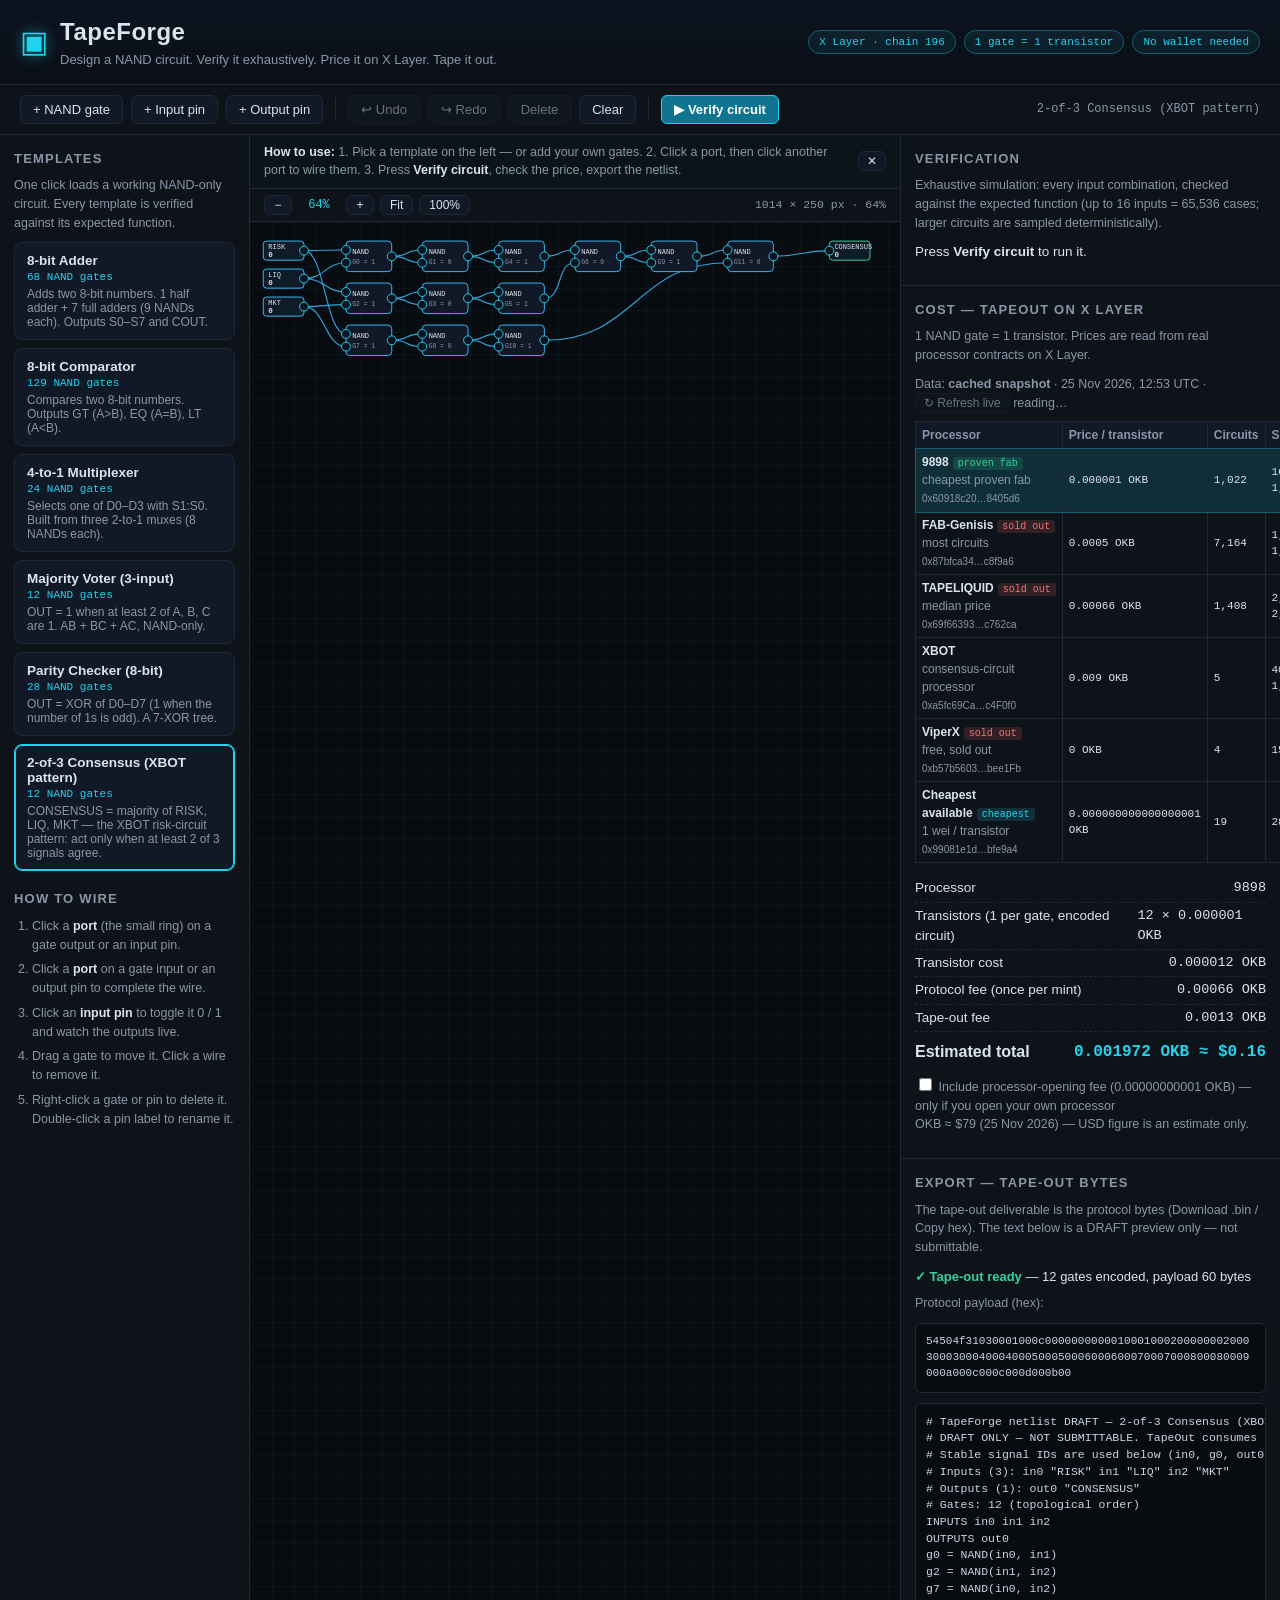
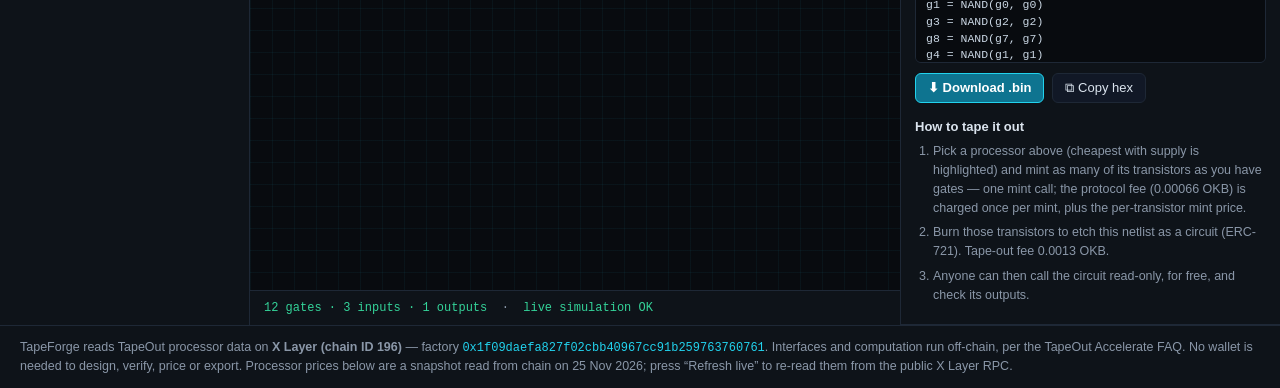
<file: index.html>
<!DOCTYPE html>
<html lang="en">
<head>
<meta charset="utf-8">
<meta name="viewport" content="width=device-width, initial-scale=1">
<title>TapeForge — Visual NAND Circuit Designer for TapeOut on X Layer</title>
<link rel="stylesheet" href="style.css">
</head>
<body>
<header>
  <div class="brand">
    <div class="logo" aria-hidden="true">▣</div>
    <div>
      <h1>TapeForge</h1>
      <p class="tagline">Design a NAND circuit. Verify it exhaustively. Price it on X Layer. Tape it out.</p>
    </div>
  </div>
  <div class="badges">
    <span class="badge">X Layer · chain 196</span>
    <span class="badge">1 gate = 1 transistor</span>
    <span class="badge">No wallet needed</span>
  </div>
</header>

<div id="toolbar" role="toolbar" aria-label="Editor actions">
  <button id="btn-add-gate" title="Add a NAND gate to the canvas">+ NAND gate</button>
  <button id="btn-add-input" title="Add an input pin">+ Input pin</button>
  <button id="btn-add-output" title="Add an output pin">+ Output pin</button>
  <span class="sep"></span>
  <button id="btn-undo" title="Undo (Ctrl+Z)">↩ Undo</button>
  <button id="btn-redo" title="Redo (Ctrl+Y)">↪ Redo</button>
  <button id="btn-delete" title="Delete the selected gate or pin">Delete</button>
  <button id="btn-clear" title="Clear the whole circuit">Clear</button>
  <span class="sep"></span>
  <button id="btn-verify" class="primary" title="Simulate every input combination and check the outputs">▶ Verify circuit</button>
  <span id="circuit-name" title="Loaded template or custom circuit">Custom circuit</span>
</div>

<main>
  <aside id="templates" aria-label="Templates">
    <h2>Templates</h2>
    <p class="panel-note">One click loads a working NAND-only circuit. Every template is verified against its expected function.</p>
    <div id="template-list"></div>
    <h2>How to wire</h2>
    <ol class="howto">
      <li>Click a <b>port</b> (the small ring) on a gate output or an input pin.</li>
      <li>Click a <b>port</b> on a gate input or an output pin to complete the wire.</li>
      <li>Click an <b>input pin</b> to toggle it 0 / 1 and watch the outputs live.</li>
      <li>Drag a gate to move it. Click a wire to remove it.</li>
      <li>Right-click a gate or pin to delete it. Double-click a pin label to rename it.</li>
    </ol>
  </aside>

  <section id="editor-wrap" aria-label="Circuit editor">
    <div id="hint-bar">
      <span><b>How to use:</b> 1. Pick a template on the left — or add your own gates. 2. Click a port, then click another port to wire them. 3. Press <b>Verify circuit</b>, check the price, export the netlist.</span>
      <button id="hint-close" class="small" title="Hide this hint">✕</button>
    </div>
    <div id="canvas-bar">
      <div class="zoom" role="group" aria-label="Canvas zoom">
        <button id="btn-zoom-out" title="Zoom out">−</button>
        <span id="zoom-label" title="Current zoom">100%</span>
        <button id="btn-zoom-in" title="Zoom in">+</button>
        <button id="btn-zoom-fit" title="Fit the whole circuit in view">Fit</button>
        <button id="btn-zoom-100" title="Zoom to 100%">100%</button>
      </div>
      <span id="canvas-size" title="Canvas size in circuit units"></span>
    </div>
    <div id="canvas-scroll">
      <svg id="canvas" xmlns="http://www.w3.org/2000/svg"></svg>
    </div>
    <div id="live-status">—</div>
  </section>

  <aside id="side">
    <section class="panel" id="verify-panel" aria-label="Verification results">
      <h2>Verification</h2>
      <p class="panel-note">Exhaustive simulation: every input combination, checked against the expected function (up to 16 inputs = 65,536 cases; larger circuits are sampled deterministically).</p>
      <div id="verify-summary">Press <b>Verify circuit</b> to run it.</div>
      <div id="verify-table-wrap"></div>
    </section>

    <section class="panel" id="cost-panel" aria-label="Cost estimator">
      <h2>Cost — TapeOut on X Layer</h2>
      <p class="panel-note">1 NAND gate = 1 transistor. Prices are read from real processor contracts on X Layer.</p>
      <div id="data-source">Data: <b>cached snapshot</b> · <span id="snapshot-date">25 Nov 2026, 12:53 UTC</span> · <button id="btn-refresh" class="small">↻ Refresh live</button> <span id="refresh-status"></span></div>
      <table id="processor-table">
        <thead><tr><th>Processor</th><th>Price / transistor</th><th>Circuits</th><th>Supply</th></tr></thead>
        <tbody id="processor-body"></tbody>
      </table>
      <div id="cost-breakdown"></div>
      <label class="check"><input type="checkbox" id="chk-open-fee"> <span id="lbl-open-fee-text">Include processor-opening fee — only if you open your own processor</span></label>
      <p class="panel-note" id="okb-note">OKB ≈ $79 (25 Nov 2026) — USD figure is an estimate only.</p>
    </section>

    <section class="panel" id="export-panel" aria-label="Tape-out export">
      <h2>Export — tape-out bytes</h2>
      <p class="panel-note">The tape-out deliverable is the protocol bytes (Download .bin / Copy hex). The text below is a DRAFT preview only — not submittable.</p>
      <div id="export-status"></div>
      <p class="panel-note">Protocol payload (hex):</p>
      <pre id="payload-hex"></pre>
      <pre id="netlist-view"></pre>
      <div class="btn-row">
        <button id="btn-download" class="primary">⬇ Download .bin</button>
        <button id="btn-copy">⧉ Copy hex</button>
      </div>
      <h3>How to tape it out</h3>
      <ol class="howto">
        <li>Pick a processor above (cheapest with supply is highlighted) and mint as many of its transistors as you have gates — one mint call; the protocol fee (0.00066 OKB) is charged once per mint, plus the per-transistor mint price.</li>
        <li>Burn those transistors to etch this netlist as a circuit (ERC-721). Tape-out fee 0.0013 OKB.</li>
        <li>Anyone can then call the circuit read-only, for free, and check its outputs.</li>
      </ol>
    </section>
  </aside>
</main>

<footer>
  <p>TapeForge reads TapeOut processor data on <b>X Layer (chain ID 196)</b> — factory <code>0x1f09daefa827f02cbb40967cc91b259763760761</code>.
  Interfaces and computation run off-chain, per the TapeOut Accelerate FAQ. No wallet is needed to design, verify, price or export.
  Processor prices below are a snapshot read from chain on 25 Nov 2026; press “Refresh live” to re-read them from the public X Layer RPC.</p>
</footer>

<script src="circuit.js"></script>
<script src="app.js"></script>
</body>
</html>
</file>
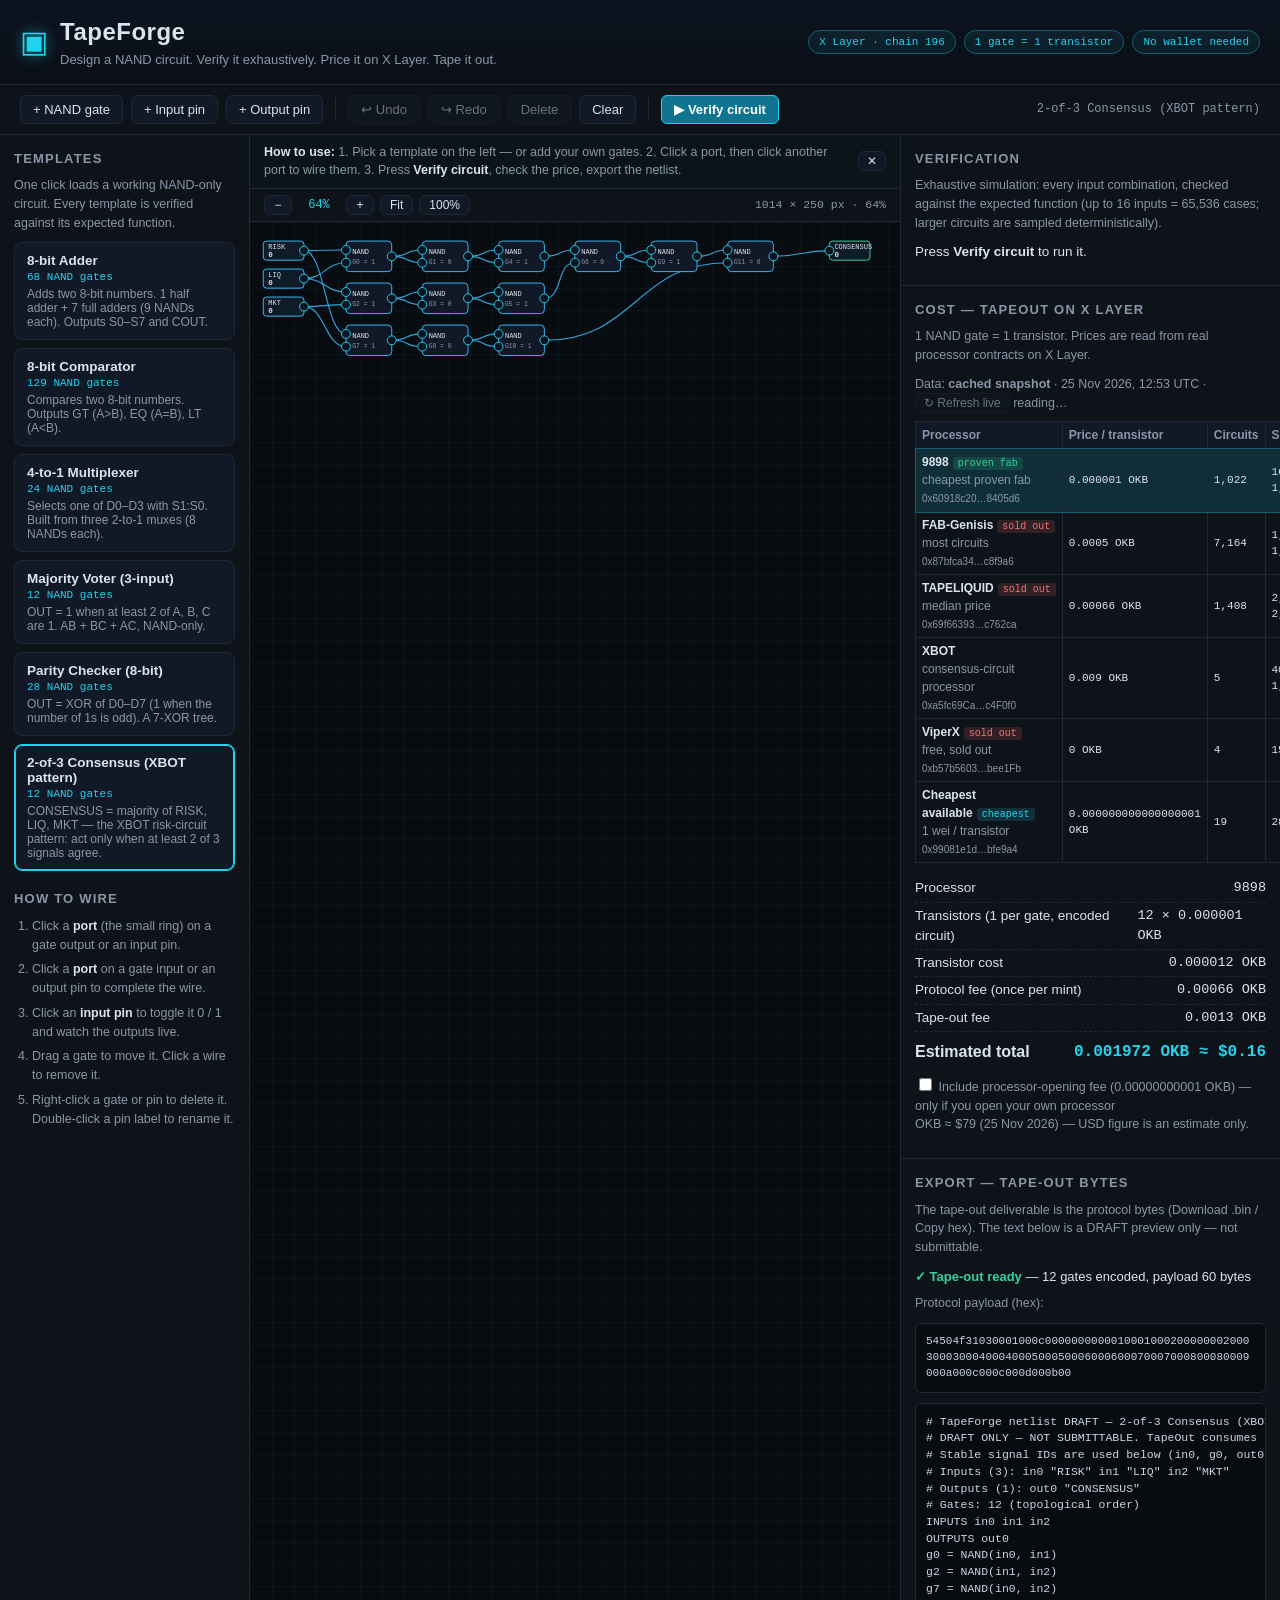
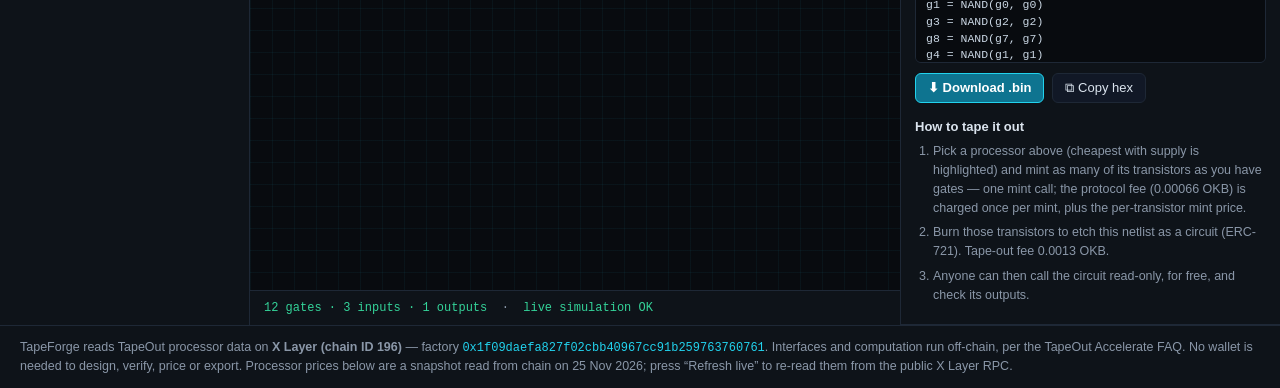
<file: tapeforge-deweb.html>
<!DOCTYPE html>
<html lang="en">
<head>
<meta charset="utf-8">
<meta name="viewport" content="width=device-width, initial-scale=1">
<title>TapeForge — Visual NAND Circuit Designer for TapeOut on X Layer</title>
<style>
/* TapeForge — dark "chip fab" aesthetic. No external fonts or assets. */
:root {
  --bg: #07090c;
  --panel: #0e1319;
  --panel-2: #111826;
  --border: #1e2836;
  --text: #dbe4ee;
  --muted: #8a97a8;
  --cyan: #22d3ee;
  --cyan-dim: #155e75;
  --green: #34d399;
  --red: #f87171;
  --amber: #fbbf24;
  --mono: ui-monospace, "SF Mono", "Cascadia Mono", Menlo, Consolas, monospace;
}
* { box-sizing: border-box; }
html, body { margin: 0; padding: 0; }
body {
  background: var(--bg);
  color: var(--text);
  font: 14px/1.5 -apple-system, "Segoe UI", Roboto, Helvetica, Arial, sans-serif;
  min-height: 100vh;
  display: flex;
  flex-direction: column;
}
code { font-family: var(--mono); font-size: 12px; color: var(--cyan); }

/* ---------- header ---------- */
header {
  display: flex; justify-content: space-between; align-items: center;
  gap: 16px; flex-wrap: wrap;
  padding: 14px 20px;
  background: linear-gradient(180deg, #0d1420, #0a0f16);
  border-bottom: 1px solid var(--border);
}
.brand { display: flex; align-items: center; gap: 12px; }
.logo {
  font-size: 30px; line-height: 1; color: var(--cyan);
  text-shadow: 0 0 14px rgba(34, 211, 238, .55);
}
header h1 { margin: 0; font-size: 24px; letter-spacing: .5px; }
.tagline { margin: 0; color: var(--muted); font-size: 13px; }
.badges { display: flex; gap: 8px; flex-wrap: wrap; }
.badge {
  font-family: var(--mono); font-size: 11px; color: var(--cyan);
  border: 1px solid var(--cyan-dim); border-radius: 999px;
  padding: 3px 10px; background: rgba(34, 211, 238, .07); white-space: nowrap;
}

/* ---------- toolbar ---------- */
#toolbar {
  display: flex; align-items: center; gap: 8px; flex-wrap: wrap;
  padding: 10px 20px; background: var(--panel); border-bottom: 1px solid var(--border);
}
#toolbar .sep { width: 1px; height: 22px; background: var(--border); margin: 0 4px; }
#circuit-name {
  margin-left: auto; font-family: var(--mono); font-size: 12px; color: var(--muted);
}
button {
  background: var(--panel-2); color: var(--text);
  border: 1px solid var(--border); border-radius: 6px;
  padding: 6px 12px; font-size: 13px; cursor: pointer;
}
button:hover:not(:disabled) { border-color: var(--cyan-dim); color: #fff; }
button:disabled { opacity: .45; cursor: default; }
button.primary { background: #0e7490; border-color: #22d3ee; color: #fff; font-weight: 600; }
button.primary:hover { background: #0891b2; }
button.small { padding: 2px 8px; font-size: 12px; }
button.danger { border-color: #7f1d1d; color: var(--red); }

/* ---------- layout ---------- */
main {
  flex: 1; display: grid;
  grid-template-columns: 250px minmax(0, 1fr) 380px;
  gap: 0; min-height: 0;
}
aside, #editor-wrap { min-height: 0; }
#templates {
  border-right: 1px solid var(--border); background: var(--panel);
  padding: 14px; overflow-y: auto;
}
#side {
  border-left: 1px solid var(--border); background: var(--panel);
  overflow-y: auto; display: flex; flex-direction: column;
}
#editor-wrap { display: flex; flex-direction: column; min-width: 0; }
h2 { font-size: 13px; text-transform: uppercase; letter-spacing: 1.2px; color: var(--muted); margin: 0 0 8px; }
h3 { font-size: 13px; margin: 14px 0 6px; color: var(--text); }
.panel { padding: 14px; border-bottom: 1px solid var(--border); }
.panel-note { color: var(--muted); font-size: 12.5px; margin: 0 0 10px; }

/* ---------- templates ---------- */
#template-list { display: flex; flex-direction: column; gap: 8px; margin-bottom: 18px; }
.tpl {
  text-align: left; padding: 10px 12px; border-radius: 8px;
  background: var(--panel-2); border: 1px solid var(--border);
}
.tpl:hover { border-color: var(--cyan-dim); }
.tpl.active { border-color: var(--cyan); box-shadow: 0 0 0 1px var(--cyan) inset; }
.tpl b { display: block; font-size: 13.5px; }
.tpl .gates { font-family: var(--mono); font-size: 11px; color: var(--cyan); }
.tpl p { margin: 4px 0 0; font-size: 12px; color: var(--muted); }
.howto { margin: 0; padding-left: 18px; color: var(--muted); font-size: 12.5px; }
.howto li { margin-bottom: 6px; }
.howto b { color: var(--text); }

/* ---------- editor canvas ---------- */
#hint-bar {
  display: flex; align-items: center; gap: 10px;
  padding: 8px 14px; font-size: 12.5px; color: var(--muted);
  background: rgba(34, 211, 238, .06); border-bottom: 1px solid var(--border);
}
#hint-bar[hidden] { display: none; }
#hint-bar b { color: var(--text); }
#hint-bar span { flex: 1; min-width: 0; }
#hint-close { flex: none; }
#canvas-bar {
  display: flex; align-items: center; justify-content: space-between; gap: 10px;
  padding: 6px 14px; background: var(--panel); border-bottom: 1px solid var(--border);
}
#canvas-bar .zoom { display: flex; align-items: center; gap: 6px; }
#canvas-bar .zoom button { padding: 2px 9px; font-size: 12px; min-width: 28px; }
#zoom-label {
  font-family: var(--mono); font-size: 12px; color: var(--cyan);
  min-width: 42px; text-align: center;
}
#canvas-size { font-family: var(--mono); font-size: 11.5px; color: var(--muted); white-space: nowrap; }
#canvas-scroll {
  flex: 1; overflow: auto; min-height: 320px;
  background-color: #080b0f;
  background-image:
    linear-gradient(rgba(34, 211, 238, .05) 1px, transparent 1px),
    linear-gradient(90deg, rgba(34, 211, 238, .05) 1px, transparent 1px);
  background-size: 22px 22px;
}
#canvas { display: block; }
#live-status {
  padding: 8px 14px; border-top: 1px solid var(--border);
  font-family: var(--mono); font-size: 12px; color: var(--muted);
  background: var(--panel);
}
#live-status .warn { color: var(--amber); }
#live-status .err { color: var(--red); }
#live-status .ok { color: var(--green); }

/* SVG nodes */
.gate rect.body { fill: #111827; stroke: #38bdf8; stroke-width: 1.5; }
.gate.selected rect.body { stroke: var(--amber); stroke-width: 2.5; }
.gate text { fill: var(--text); font: 11px var(--mono); pointer-events: none; }
.gate text.idx { fill: var(--muted); font-size: 10px; }
.pin rect.body { fill: #0f1b26; stroke: #38bdf8; stroke-width: 1.5; }
.pin.out rect.body { stroke: #34d399; }
.pin text { fill: var(--text); font: 11px var(--mono); pointer-events: none; }
.pin text.val { font-size: 12px; font-weight: 700; }
.port { fill: #0b1220; stroke: var(--cyan); stroke-width: 1.5; cursor: crosshair; }
.port.target-ok { stroke: var(--green); stroke-width: 2.5; }
.port.source { fill: var(--cyan); }
.wire { fill: none; stroke: #38bdf8; stroke-width: 1.8; opacity: .85; }
.wire:hover { stroke: var(--amber); }
.wire-hit { fill: none; stroke: transparent; stroke-width: 12; cursor: pointer; }
.wire-pending { fill: none; stroke: var(--amber); stroke-width: 1.8; stroke-dasharray: 6 4; }

/* ---------- verify ---------- */
#verify-summary { font-size: 13.5px; margin-bottom: 8px; }
#verify-summary .pass { color: var(--green); font-weight: 700; }
#verify-summary .fail { color: var(--red); font-weight: 700; }
#verify-table-wrap { max-height: 300px; overflow: auto; }
#verify-table-wrap table { width: auto; min-width: 100%; }
#verify-table-wrap th, #verify-table-wrap td { white-space: nowrap; }
table { border-collapse: collapse; width: 100%; font-size: 12px; }
th, td { border: 1px solid var(--border); padding: 4px 6px; text-align: left; }
th { background: var(--panel-2); color: var(--muted); font-weight: 600; position: sticky; top: 0; }
td.mono, th.mono { font-family: var(--mono); }
td.pass { color: var(--green); }
td.fail { color: var(--red); font-weight: 700; }

/* ---------- cost ---------- */
#data-source { font-size: 12.5px; color: var(--muted); margin-bottom: 8px; }
#data-source b.live { color: var(--green); }
#processor-table td, #processor-table th { font-size: 12px; }
#processor-table tbody tr { cursor: pointer; }
#processor-table tbody tr:hover { background: rgba(34, 211, 238, .06); }
#processor-table tbody tr.selected { background: rgba(34, 211, 238, .14); outline: 1px solid var(--cyan-dim); }
#processor-table td.mono { font-family: var(--mono); font-size: 11px; }
.tag {
  font-size: 10px; font-family: var(--mono); border-radius: 3px; padding: 1px 5px;
  background: rgba(52, 211, 153, .15); color: var(--green); margin-left: 4px; white-space: nowrap;
}
.tag.soldout { background: rgba(248, 113, 113, .15); color: var(--red); }
.tag.cheapest { background: rgba(34, 211, 238, .15); color: var(--cyan); }
#cost-breakdown { margin-top: 12px; font-size: 13.5px; }
#cost-breakdown .row { display: flex; justify-content: space-between; padding: 3px 0; border-bottom: 1px dashed var(--border); }
#cost-breakdown .row.total { font-weight: 700; font-size: 16px; border-bottom: none; padding-top: 8px; }
#cost-breakdown .row.total span:last-child { color: var(--cyan); font-family: var(--mono); }
#cost-breakdown .num { font-family: var(--mono); }
.check { display: block; font-size: 12.5px; color: var(--muted); margin-top: 8px; }

/* ---------- export ---------- */
#export-status { font-size: 13px; margin-bottom: 8px; }
#export-status .pass { color: var(--green); font-weight: 700; }
#export-status .fail { color: var(--red); font-weight: 700; }
#payload-hex {
  background: #080b0f; border: 1px solid var(--border); border-radius: 6px;
  padding: 10px; font-family: var(--mono); font-size: 11px; line-height: 1.45;
  max-height: 120px; overflow: auto; white-space: pre-wrap; word-break: break-all;
  margin: 0 0 10px; color: #c9d6e3;
}
#netlist-view {
  background: #080b0f; border: 1px solid var(--border); border-radius: 6px;
  padding: 10px; font-family: var(--mono); font-size: 11.5px; line-height: 1.45;
  max-height: 260px; overflow: auto; white-space: pre; margin: 0 0 10px; color: #c9d6e3;
}
.btn-row { display: flex; gap: 8px; }

/* ---------- footer ---------- */
footer {
  border-top: 1px solid var(--border); background: var(--panel);
  padding: 12px 20px; color: var(--muted); font-size: 12.5px;
}
footer p { margin: 0; }

@media (max-width: 1240px) {
  main { grid-template-columns: 220px minmax(0, 1fr); }
  #side {
    grid-column: 1 / -1; border-left: none; border-top: 1px solid var(--border);
    display: grid; grid-template-columns: repeat(auto-fit, minmax(340px, 1fr));
    overflow-y: visible;
  }
}

</style>
</head>
<body>
<header>
  <div class="brand">
    <div class="logo" aria-hidden="true">▣</div>
    <div>
      <h1>TapeForge</h1>
      <p class="tagline">Design a NAND circuit. Verify it exhaustively. Price it on X Layer. Tape it out.</p>
    </div>
  </div>
  <div class="badges">
    <span class="badge">X Layer · chain 196</span>
    <span class="badge">1 gate = 1 transistor</span>
    <span class="badge">No wallet needed</span>
  </div>
</header>

<div id="toolbar" role="toolbar" aria-label="Editor actions">
  <button id="btn-add-gate" title="Add a NAND gate to the canvas">+ NAND gate</button>
  <button id="btn-add-input" title="Add an input pin">+ Input pin</button>
  <button id="btn-add-output" title="Add an output pin">+ Output pin</button>
  <span class="sep"></span>
  <button id="btn-undo" title="Undo (Ctrl+Z)">↩ Undo</button>
  <button id="btn-redo" title="Redo (Ctrl+Y)">↪ Redo</button>
  <button id="btn-delete" title="Delete the selected gate or pin">Delete</button>
  <button id="btn-clear" title="Clear the whole circuit">Clear</button>
  <span class="sep"></span>
  <button id="btn-verify" class="primary" title="Simulate every input combination and check the outputs">▶ Verify circuit</button>
  <span id="circuit-name" title="Loaded template or custom circuit">Custom circuit</span>
</div>

<main>
  <aside id="templates" aria-label="Templates">
    <h2>Templates</h2>
    <p class="panel-note">One click loads a working NAND-only circuit. Every template is verified against its expected function.</p>
    <div id="template-list"></div>
    <h2>How to wire</h2>
    <ol class="howto">
      <li>Click a <b>port</b> (the small ring) on a gate output or an input pin.</li>
      <li>Click a <b>port</b> on a gate input or an output pin to complete the wire.</li>
      <li>Click an <b>input pin</b> to toggle it 0 / 1 and watch the outputs live.</li>
      <li>Drag a gate to move it. Click a wire to remove it.</li>
      <li>Right-click a gate or pin to delete it. Double-click a pin label to rename it.</li>
    </ol>
  </aside>

  <section id="editor-wrap" aria-label="Circuit editor">
    <div id="hint-bar">
      <span><b>How to use:</b> 1. Pick a template on the left — or add your own gates. 2. Click a port, then click another port to wire them. 3. Press <b>Verify circuit</b>, check the price, export the netlist.</span>
      <button id="hint-close" class="small" title="Hide this hint">✕</button>
    </div>
    <div id="canvas-bar">
      <div class="zoom" role="group" aria-label="Canvas zoom">
        <button id="btn-zoom-out" title="Zoom out">−</button>
        <span id="zoom-label" title="Current zoom">100%</span>
        <button id="btn-zoom-in" title="Zoom in">+</button>
        <button id="btn-zoom-fit" title="Fit the whole circuit in view">Fit</button>
        <button id="btn-zoom-100" title="Zoom to 100%">100%</button>
      </div>
      <span id="canvas-size" title="Canvas size in circuit units"></span>
    </div>
    <div id="canvas-scroll">
      <svg id="canvas" xmlns="http://www.w3.org/2000/svg"></svg>
    </div>
    <div id="live-status">—</div>
  </section>

  <aside id="side">
    <section class="panel" id="verify-panel" aria-label="Verification results">
      <h2>Verification</h2>
      <p class="panel-note">Exhaustive simulation: every input combination, checked against the expected function (up to 16 inputs = 65,536 cases; larger circuits are sampled deterministically).</p>
      <div id="verify-summary">Press <b>Verify circuit</b> to run it.</div>
      <div id="verify-table-wrap"></div>
    </section>

    <section class="panel" id="cost-panel" aria-label="Cost estimator">
      <h2>Cost — TapeOut on X Layer</h2>
      <p class="panel-note">1 NAND gate = 1 transistor. Prices are read from real processor contracts on X Layer.</p>
      <div id="data-source">Data: <b>cached snapshot</b> · <span id="snapshot-date">25 Nov 2026, 12:53 UTC</span> · <button id="btn-refresh" class="small">↻ Refresh live</button> <span id="refresh-status"></span></div>
      <table id="processor-table">
        <thead><tr><th>Processor</th><th>Price / transistor</th><th>Circuits</th><th>Supply</th></tr></thead>
        <tbody id="processor-body"></tbody>
      </table>
      <div id="cost-breakdown"></div>
      <label class="check"><input type="checkbox" id="chk-open-fee"> <span id="lbl-open-fee-text">Include processor-opening fee — only if you open your own processor</span></label>
      <p class="panel-note" id="okb-note">OKB ≈ $79 (25 Nov 2026) — USD figure is an estimate only.</p>
    </section>

    <section class="panel" id="export-panel" aria-label="Tape-out export">
      <h2>Export — tape-out bytes</h2>
      <p class="panel-note">The tape-out deliverable is the protocol bytes (Download .bin / Copy hex). The text below is a DRAFT preview only — not submittable.</p>
      <div id="export-status"></div>
      <p class="panel-note">Protocol payload (hex):</p>
      <pre id="payload-hex"></pre>
      <pre id="netlist-view"></pre>
      <div class="btn-row">
        <button id="btn-download" class="primary">⬇ Download .bin</button>
        <button id="btn-copy">⧉ Copy hex</button>
      </div>
      <h3>How to tape it out</h3>
      <ol class="howto">
        <li>Pick a processor above (cheapest with supply is highlighted) and mint as many of its transistors as you have gates — one mint call; the protocol fee (0.00066 OKB) is charged once per mint, plus the per-transistor mint price.</li>
        <li>Burn those transistors to etch this netlist as a circuit (ERC-721). Tape-out fee 0.0013 OKB.</li>
        <li>Anyone can then call the circuit read-only, for free, and check its outputs.</li>
      </ol>
    </section>
  </aside>
</main>

<footer>
  <p>TapeForge reads TapeOut processor data on <b>X Layer (chain ID 196)</b> — factory <code>0x1f09daefa827f02cbb40967cc91b259763760761</code>.
  Interfaces and computation run off-chain, per the TapeOut Accelerate FAQ. No wallet is needed to design, verify, price or export.
  Processor prices below are a snapshot read from chain on 25 Nov 2026; press “Refresh live” to re-read them from the public X Layer RPC.</p>
</footer>

<script>
// TapeForge — pure circuit logic (no DOM). Works in the browser (window.TapeForgeCircuit)
// and in Node (module.exports) so the templates can be exhaustively tested.
//
// Circuit model
//   inputs : [{ id, name }]
//   gates  : [{ id, a, b }]          a, b are source refs
//   outputs: [{ id, name, src }]    src is a source ref
// A source ref is { k: 'i', id } (an input pin) or { k: 'g', id } (a gate output).
// A gate input may be null while the user is still wiring it (treated as 0, flagged).
// Every gate is a 2-input NAND: out = NOT (a AND b). One NAND gate = one transistor
// on TapeOut (ERC-1155 transistor token), which is why the cost model is
// "gate count x transistor price".
(function (root, factory) {
  if (typeof module === 'object' && module.exports) module.exports = factory();
  else root.TapeForgeCircuit = factory();
})(typeof self !== 'undefined' ? self : this, function () {
  'use strict';

  // ---------------------------------------------------------------- builders
  function createBuilder(inputNames) {
    const b = {
      inputs: inputNames.map(function (name, i) { return { id: 'in' + i, name: name }; }),
      gates: [],
      outputs: [],
      inByIndex: function (i) { return { k: 'i', id: this.inputs[i].id }; },
      nand: function (a, b) {
        var id = 'g' + this.gates.length;
        this.gates.push({ id: id, a: a, b: b });
        return { k: 'g', id: id };
      },
      not: function (x) { return this.nand(x, x); },
      and: function (a, b) { return this.not(this.nand(a, b)); },
      or: function (a, b) { return this.nand(this.not(a), this.not(b)); },
      xor: function (a, b) {
        var t = this.nand(a, b);
        return this.nand(this.nand(a, t), this.nand(b, t));
      },
      // Half adder, 5 NANDs (shares the NAND(a,b) node between sum and carry).
      halfAdder: function (a, b) {
        var n1 = this.nand(a, b);
        var sum = this.nand(this.nand(a, n1), this.nand(b, n1));
        var cout = this.not(n1);
        return { sum: sum, cout: cout };
      },
      // Full adder, 9 NANDs (the canonical 9-transistor full adder).
      fullAdder: function (a, b, cin) {
        var n1 = this.nand(a, b);
        var x = this.nand(this.nand(a, n1), this.nand(b, n1)); // a xor b
        var n4 = this.nand(x, cin);
        var sum = this.nand(this.nand(x, n4), this.nand(cin, n4));
        var cout = this.nand(n1, n4); // (a & b) | (cin & (a xor b))
        return { sum: sum, cout: cout };
      },
      // 2-to-1 mux, 8 NANDs. Returns sel ? b : a.
      mux: function (a, b, sel) {
        return this.or(this.and(this.not(sel), a), this.and(sel, b));
      },
      out: function (name, src) {
        var id = 'out' + this.outputs.length;
        this.outputs.push({ id: id, name: name, src: src });
        return id;
      },
      build: function () {
        return { inputs: this.inputs, gates: this.gates, outputs: this.outputs };
      }
    };
    return b;
  }

  // ---------------------------------------------------------------- templates
  function buildAdder() {
    var names = [];
    for (var i = 0; i < 8; i++) names.push('A' + i);
    for (var j = 0; j < 8; j++) names.push('B' + j);
    var b = createBuilder(names);
    var A = function (i) { return b.inByIndex(i); };
    var B = function (i) { return b.inByIndex(8 + i); };
    var carry = null;
    for (var i = 0; i < 8; i++) {
      var r = (i === 0) ? b.halfAdder(A(0), B(0)) : b.fullAdder(A(i), B(i), carry);
      b.out('S' + i, r.sum);
      carry = r.cout;
    }
    b.out('COUT', carry);
    return b.build();
  }
  function adderExpected(bits) {
    var a = 0, bb = 0;
    for (var i = 0; i < 8; i++) { a |= bits[i] << i; bb |= bits[8 + i] << i; }
    var s = a + bb, out = [];
    for (var k = 0; k < 8; k++) out.push((s >> k) & 1);
    out.push((s >> 8) & 1);
    return out;
  }

  function buildComparator() {
    var names = [];
    for (var i = 0; i < 8; i++) names.push('A' + i);
    for (var j = 0; j < 8; j++) names.push('B' + j);
    var b = createBuilder(names);
    var A = function (i) { return b.inByIndex(i); };
    var B = function (i) { return b.inByIndex(8 + i); };
    var eq = [], gt = [];
    for (var i = 0; i < 8; i++) {
      eq[i] = b.not(b.xor(A(i), B(i)));          // XNOR
      gt[i] = b.and(A(i), b.not(B(i)));          // single-bit A > B
    }
    var eqAll = eq[0];
    for (var i = 1; i < 8; i++) eqAll = b.and(eqAll, eq[i]);
    var terms = [];
    terms[7] = gt[7];
    var p = eq[7];
    for (var k = 6; k >= 0; k--) {
      terms[k] = b.and(p, gt[k]);
      if (k > 0) p = b.and(p, eq[k]);
    }
    var gtAll = terms[0];
    for (var m = 1; m < 8; m++) gtAll = b.or(gtAll, terms[m]);
    var lt = b.not(b.or(eqAll, gtAll));
    b.out('GT', gtAll);
    b.out('EQ', eqAll);
    b.out('LT', lt);
    return b.build();
  }
  function comparatorExpected(bits) {
    var a = 0, bb = 0;
    for (var i = 0; i < 8; i++) { a |= bits[i] << i; bb |= bits[8 + i] << i; }
    return [a > bb ? 1 : 0, a === bb ? 1 : 0, a < bb ? 1 : 0];
  }

  function buildMux() {
    var b = createBuilder(['D0', 'D1', 'D2', 'D3', 'S0', 'S1']);
    var D = function (i) { return b.inByIndex(i); };
    var S0 = b.inByIndex(4), S1 = b.inByIndex(5);
    var m0 = b.mux(D(0), D(1), S0);
    var m1 = b.mux(D(2), D(3), S0);
    b.out('Y', b.mux(m0, m1, S1));
    return b.build();
  }
  function muxExpected(bits) {
    var sel = (bits[5] << 1) | bits[4];
    return [bits[sel]];
  }

  function buildMajority() {
    var b = createBuilder(['A', 'B', 'C']);
    var A = b.inByIndex(0), B = b.inByIndex(1), C = b.inByIndex(2);
    var out = b.or(b.or(b.and(A, B), b.and(B, C)), b.and(A, C));
    b.out('OUT', out);
    return b.build();
  }
  function majorityExpected(bits) {
    return [(bits[0] + bits[1] + bits[2]) >= 2 ? 1 : 0];
  }

  function buildParity() {
    var names = [];
    for (var i = 0; i < 8; i++) names.push('D' + i);
    var b = createBuilder(names);
    var D = function (i) { return b.inByIndex(i); };
    var p = b.xor(D(0), D(1));
    for (var i = 2; i < 8; i++) p = b.xor(p, D(i));
    b.out('P', p);
    return b.build();
  }
  function parityExpected(bits) {
    var p = 0;
    for (var i = 0; i < 8; i++) p ^= bits[i];
    return [p];
  }

  function buildConsensus() {
    var b = createBuilder(['RISK', 'LIQ', 'MKT']);
    var R = b.inByIndex(0), L = b.inByIndex(1), M = b.inByIndex(2);
    var out = b.or(b.or(b.and(R, L), b.and(L, M)), b.and(R, M));
    b.out('CONSENSUS', out);
    return b.build();
  }
  function consensusExpected(bits) {
    return [(bits[0] + bits[1] + bits[2]) >= 2 ? 1 : 0];
  }

  var TEMPLATES = [
    {
      id: 'adder', name: '8-bit Adder', gates: 68,
      blurb: 'Adds two 8-bit numbers. 1 half adder + 7 full adders (9 NANDs each). Outputs S0–S7 and COUT.',
      build: buildAdder, expected: adderExpected
    },
    {
      id: 'comparator', name: '8-bit Comparator', gates: 129,
      blurb: 'Compares two 8-bit numbers. Outputs GT (A>B), EQ (A=B), LT (A<B).',
      build: buildComparator, expected: comparatorExpected
    },
    {
      id: 'mux', name: '4-to-1 Multiplexer', gates: 24,
      blurb: 'Selects one of D0–D3 with S1:S0. Built from three 2-to-1 muxes (8 NANDs each).',
      build: buildMux, expected: muxExpected
    },
    {
      id: 'majority', name: 'Majority Voter (3-input)', gates: 12,
      blurb: 'OUT = 1 when at least 2 of A, B, C are 1. AB + BC + AC, NAND-only.',
      build: buildMajority, expected: majorityExpected
    },
    {
      id: 'parity', name: 'Parity Checker (8-bit)', gates: 28,
      blurb: 'OUT = XOR of D0–D7 (1 when the number of 1s is odd). A 7-XOR tree.',
      build: buildParity, expected: parityExpected
    },
    {
      id: 'consensus', name: '2-of-3 Consensus (XBOT pattern)', gates: 12,
      blurb: 'CONSENSUS = majority of RISK, LIQ, MKT — the XBOT risk-circuit pattern: act only when at least 2 of 3 signals agree.',
      build: buildConsensus, expected: consensusExpected
    }
  ];


  // ------------------------------------------------------------- compilation
  // Compile a circuit into flat arrays for fast repeated evaluation.
  // values[] layout: [0..nInputs) inputs, [nInputs..nInputs+nGates) gate outputs,
  // [nInputs+nGates] constant 0 (an intentionally open gate input reads as 0
  // in the LIVE preview only — open ports BLOCK verify/export, see below).
  //
  // Strict validation (audit §1): every source reference is checked against
  // a Map of known IDs. A reference to an unknown ID or with a bad kind is a
  // HARD ERROR (it is never silently resolved to 0). A null reference is an
  // intentionally open editor port: it is allowed in the live preview but is
  // recorded per-port in unconnectedPorts / unwiredOutputs and blocks
  // encode/verify/export. Duplicate IDs (across inputs, gates and outputs)
  // are a hard error. ID tables use Map, never plain-object `in` lookups.
  function compile(circuit) {
    var nIn = circuit.inputs.length, nG = circuit.gates.length;
    var gateIdx = new Map(), inIdx = new Map(), outIdx = new Map();
    var duplicateIds = [], seenIds = new Map();
    function noteId(kind, id) {
      if (seenIds.has(id)) duplicateIds.push(id);
      else seenIds.set(id, kind);
    }
    circuit.inputs.forEach(function (p, i) { noteId('input', p.id); inIdx.set(p.id, i); });
    circuit.gates.forEach(function (g, i) { noteId('gate', g.id); gateIdx.set(g.id, i); });
    circuit.outputs.forEach(function (o, i) { noteId('output', o.id); outIdx.set(o.id, i); });
    if (duplicateIds.length > 0) {
      return { error: 'duplicate id(s): ' + duplicateIds.join(', ') + ' — every input, gate and output id must be unique' };
    }
    // Validate every reference. A broken reference is a hard error.
    var brokenRefs = [];
    function checkRef(ref, where) {
      if (ref === null || ref === undefined) return; // open port — recorded below, not broken
      if (typeof ref !== 'object' || (ref.k !== 'i' && ref.k !== 'g') || typeof ref.id !== 'string') {
        brokenRefs.push(where + ': malformed reference ' + JSON.stringify(ref));
        return;
      }
      if (ref.k === 'i' && !inIdx.has(ref.id)) brokenRefs.push(where + ': unknown input id "' + ref.id + '"');
      if (ref.k === 'g' && !gateIdx.has(ref.id)) brokenRefs.push(where + ': unknown gate id "' + ref.id + '"');
    }
    circuit.gates.forEach(function (g) {
      checkRef(g.a, 'gate ' + g.id + ' input a');
      checkRef(g.b, 'gate ' + g.id + ' input b');
    });
    circuit.outputs.forEach(function (o) { checkRef(o.src, 'output ' + o.id + ' (' + o.name + ')'); });
    if (brokenRefs.length > 0) {
      return { error: 'broken reference(s): ' + brokenRefs.join('; ') };
    }
    var CONST0 = nIn + nG;
    function srcSlot(s) {
      if (!s) return CONST0; // open port — reads as 0 in the live preview only
      if (s.k === 'i') return inIdx.get(s.id);
      return nIn + gateIdx.get(s.id);
    }
    // Kahn topological sort (detects combinational loops).
    var indeg = new Array(nG).fill(0), adj = [];
    for (var i = 0; i < nG; i++) adj.push([]);
    for (var k = 0; k < nG; k++) {
      var deps = [];
      [circuit.gates[k].a, circuit.gates[k].b].forEach(function (s) {
        if (s && s.k === 'g') deps.push(gateIdx.get(s.id));
      });
      deps.forEach(function (d) { indeg[k]++; adj[d].push(k); });
    }
    var q = [];
    for (var m = 0; m < nG; m++) if (indeg[m] === 0) q.push(m);
    var order = [];
    while (q.length) {
      var u = q.shift();
      order.push(u);
      adj[u].forEach(function (v) { if (--indeg[v] === 0) q.push(v); });
    }
    if (order.length !== nG) {
      var unevaluated = [];
      var inOrder = {};
      order.forEach(function (gi) { inOrder[gi] = true; });
      for (var e = 0; e < nG; e++) if (!inOrder[e]) unevaluated.push(circuit.gates[e].id);
      return { error: 'combinational loop: ' + unevaluated.length + ' gate(s) could not be evaluated (' + unevaluated.join(', ') + ') — NAND circuits here must be acyclic', unevaluated: unevaluated };
    }
    var aSrc = [], bSrc = [];
    for (var j = 0; j < nG; j++) {
      aSrc.push(srcSlot(circuit.gates[j].a));
      bSrc.push(srcSlot(circuit.gates[j].b));
    }
    var outSrc = circuit.outputs.map(function (o) { return srcSlot(o.src); });
    // Count missing ports INDIVIDUALLY (audit §1 Low): a NAND with both
    // inputs open is 2 unconnected inputs, not 1.
    var unconnectedPorts = [];
    circuit.gates.forEach(function (g) {
      if (!g.a) unconnectedPorts.push({ gateId: g.id, which: 'a' });
      if (!g.b) unconnectedPorts.push({ gateId: g.id, which: 'b' });
    });
    var unwiredOutputs = circuit.outputs.filter(function (o) { return !o.src; }).map(function (o) { return o.id; });
    return {
      error: null, nInputs: nIn, nGates: nG, order: order, aSrc: aSrc, bSrc: bSrc,
      outSrc: outSrc, unconnectedPorts: unconnectedPorts, unwiredOutputs: unwiredOutputs,
      unevaluated: [], const0: CONST0,
      // Back-compat counts (kept so callers can read a plain number).
      unconnected: unconnectedPorts.length
    };
  }

  function evalCompiled(comp, inputBits, values) {
    for (var i = 0; i < comp.nInputs; i++) values[i] = inputBits[i] ? 1 : 0;
    values[comp.const0] = 0;
    for (var k = 0; k < comp.order.length; k++) {
      var gi = comp.order[k];
      values[comp.nInputs + gi] = (values[comp.aSrc[gi]] & values[comp.bSrc[gi]]) ? 0 : 1;
    }
    var out = new Array(comp.outSrc.length);
    for (var j = 0; j < out.length; j++) out[j] = values[comp.outSrc[j]];
    return out;
  }

  // Live preview simulation. Open ports read as 0 (with a warning); broken
  // references and loops are hard errors. The returned `warnings` carry the
  // full compile result so the UI can list the exact open ports.
  function simulate(circuit, inputBits) {
    var comp = compile(circuit);
    if (comp.error) return { error: comp.error };
    var values = new Array(comp.nInputs + comp.nGates + 1).fill(0);
    var outputs = evalCompiled(comp, inputBits, values);
    var gateValues = {};
    circuit.gates.forEach(function (g, i) { gateValues[g.id] = values[comp.nInputs + i]; });
    return { outputs: outputs, gateValues: gateValues, warnings: comp };
  }

  // ------------------------------------------------------- TapeOut payload
  // The governing fix (audit verdict): the DECODED TapeOut payload is the
  // circuit that Verify checks, Export delivers, and Cost counts.
  //
  // PAYLOAD FORMAT — "TapeForge TapeOut payload v1" (documented, self-contained):
  //   bytes 0..3  : magic "TPO1" (0x54 0x50 0x4F 0x31)
  //   bytes 4..5  : nIn    (uint16, little-endian)
  //   bytes 6..7  : nOut   (uint16, little-endian)
  //   bytes 8..11 : nGates (uint32, little-endian)
  //   bytes 12..  : nGates records, each 4 bytes: a (uint16 LE), b (uint16 LE)
  // Signal numbering: 0..nIn-1 are the circuit inputs. Gate i (0-based, in
  // encoded order) produces signal nIn+i. Each gate's a and b must be
  // < nIn+i (a BACKWARD reference — a gate may only read signals produced
  // before it). The outputs are the LAST nOut produced signals
  // (nIn+nGates-nOut .. nIn+nGates-1), in the order the outputs were declared.
  //
  // Encoding: gates are emitted in topological order, except the output
  // source gates are placed in the final nOut positions (in output order)
  // where that is topologically possible. Where it is not — the source also
  // feeds a non-output gate, or it depends on an output declared after it,
  // or the output is sourced from an input pin — a 2-NAND identity buffer
  // (NOT(NOT(x))) is appended instead, so the output value lands in the
  // correct final signal position. The encoder never reorders the six
  // templates' gates. Five of the six place directly with ZERO buffers; the
  // comparator needs 4 buffer NANDs (its GT and EQ sources also feed the
  // NOT gates inside the LT output's OR, so they cannot sit in the final
  // positions) — 129 editor gates encode to 133. The tests pin this.
  var PAYLOAD_MAGIC = 'TPO1';
  var PAYLOAD_HEADER_BYTES = 12;

  function encodePayload(circuit) {
    var comp = compile(circuit);
    if (comp.error) return { error: comp.error };
    if (comp.unconnectedPorts.length > 0) {
      var ups = comp.unconnectedPorts.map(function (p) { return 'gate ' + p.gateId + ' input ' + p.which; }).join(', ');
      return { error: 'structural error: unconnected gate input(s): ' + ups + ' — wire every gate input before verifying or exporting' };
    }
    if (comp.unwiredOutputs.length > 0) {
      return { error: 'structural error: unwired output(s): ' + comp.unwiredOutputs.join(', ') + ' — wire every output before verifying or exporting' };
    }
    var nIn = circuit.inputs.length, nG = circuit.gates.length, nOut = circuit.outputs.length;
    if (nOut === 0) return { error: 'structural error: the circuit has no outputs — add an output pin before verifying or exporting' };
    if (nIn + nG + 2 * nOut > 65535) return { error: 'circuit too large for the payload format (signal index would exceed 65535)' };

    // Dependency graph over gate indices.
    var gateIdx = new Map();
    circuit.gates.forEach(function (g, i) { gateIdx.set(g.id, i); });
    var deps = [], dependents = [];
    for (var i = 0; i < nG; i++) { deps.push([]); dependents.push([]); }
    circuit.gates.forEach(function (g, gi) {
      [g.a, g.b].forEach(function (s) {
        if (s && s.k === 'g') {
          var d = gateIdx.get(s.id);
          deps[gi].push(d);
          dependents[d].push(gi);
        }
      });
    });
    // Output source gates, in output declaration order (-1 = sourced from an
    // input pin, which always needs a buffer).
    var outGate = circuit.outputs.map(function (o) {
      if (!o.src || o.src.k !== 'g') return -1;
      return gateIdx.get(o.src.id);
    });
    // Which output source gates can be placed directly in the final nOut
    // positions? Fixpoint: a source gate is direct only if (a) no non-output
    // gate depends on it, and (b) it does not depend on an output source
    // declared after it. Anything else is emitted in its normal topological
    // position and its output is copied by a 2-NAND buffer at the end.
    var direct = new Map(); // gate index -> output index, for directly placed sources
    outGate.forEach(function (gi, oj) { if (gi >= 0) direct.set(gi, oj); });
    var changed = true;
    while (changed) {
      changed = false;
      var toRemove = [];
      direct.forEach(function (oj, gi) {
        var ok = true;
        dependents[gi].forEach(function (dep) {
          if (!direct.has(dep)) ok = false; // a normal gate depends on it
          else if (direct.get(dep) < oj) ok = false; // an earlier output depends on it
        });
        deps[gi].forEach(function (d) {
          if (direct.has(d) && direct.get(d) > oj) ok = false; // depends on a later output
        });
        if (!ok) toRemove.push(gi);
      });
      toRemove.forEach(function (gi) { direct.delete(gi); changed = true; });
    }
    // Emit in three phases so the outputs are EXACTLY the last nOut signals:
    //   (1) all non-direct gates, in topological order;
    //   (2) the buf1 (NOT) half of every output buffer — these are ordinary
    //       intermediate signals and must NOT sit in the final positions;
    //   (3) the final nOut signals, in output order: a direct source gate,
    //       or the buf2 (NOT(NOT(x)) = x) half of a buffer.
    // A buf1 only reads a source that is already emitted (a normal gate or an
    // input pin), so phase (2) never creates a forward reference.
    var encoded = []; // {a, b} with a,b = signal indices (resolved below)
    var sigOfGate = new Map(); // gate index -> signal index, once emitted
    function inSig(s) {
      if (s.k === 'i') {
        var idx = -1;
        circuit.inputs.forEach(function (p, i) { if (p.id === s.id) idx = i; });
        return idx;
      }
      return nIn + sigOfGate.get(gateIdx.get(s.id));
    }
    comp.order.forEach(function (gi) {
      if (direct.has(gi)) return; // emitted later, in the final positions
      var g = circuit.gates[gi];
      var a = inSig(g.a), b = inSig(g.b);
      sigOfGate.set(gi, encoded.length);
      encoded.push({ a: a, b: b, src: gi });
    });
    var buffers = 0, bufferOutputs = [];
    var buf1Sig = {}; // output index -> signal index of its buf1 gate
    circuit.outputs.forEach(function (o, oj) {
      var gi = outGate[oj];
      if (gi >= 0 && direct.has(gi)) return; // no buffer for this output
      var srcSig = (gi >= 0) ? (nIn + sigOfGate.get(gi)) : inSig(o.src);
      buf1Sig[oj] = nIn + encoded.length;
      encoded.push({ a: srcSig, b: srcSig, src: null });
      buffers += 2;
      bufferOutputs.push(o.name);
    });
    circuit.outputs.forEach(function (o, oj) {
      var gi = outGate[oj];
      if (gi >= 0 && direct.has(gi)) {
        var g = circuit.gates[gi];
        sigOfGate.set(gi, encoded.length);
        encoded.push({ a: inSig(g.a), b: inSig(g.b), src: gi });
      } else {
        encoded.push({ a: buf1Sig[oj], b: buf1Sig[oj], src: null });
      }
    });
    // Validate backward references (safety net — must hold by construction).
    for (var e = 0; e < encoded.length; e++) {
      if (encoded[e].a >= nIn + e || encoded[e].b >= nIn + e) {
        return { error: 'internal error: encoded gate ' + e + ' has a forward reference (a=' + encoded[e].a + ', b=' + encoded[e].b + ')' };
      }
      if (encoded[e].a < 0 || encoded[e].b < 0) {
        return { error: 'internal error: encoded gate ' + e + ' has an unresolved input' };
      }
    }
    var nGates = encoded.length;
    var bytes = new Uint8Array(PAYLOAD_HEADER_BYTES + 4 * nGates);
    bytes[0] = 0x54; bytes[1] = 0x50; bytes[2] = 0x4F; bytes[3] = 0x31; // "TPO1"
    bytes[4] = nIn & 0xff; bytes[5] = (nIn >> 8) & 0xff;
    bytes[6] = nOut & 0xff; bytes[7] = (nOut >> 8) & 0xff;
    bytes[8] = nGates & 0xff; bytes[9] = (nGates >> 8) & 0xff;
    bytes[10] = (nGates >> 16) & 0xff; bytes[11] = (nGates >> 24) & 0xff;
    for (var r = 0; r < nGates; r++) {
      var off = PAYLOAD_HEADER_BYTES + 4 * r;
      bytes[off] = encoded[r].a & 0xff; bytes[off + 1] = (encoded[r].a >> 8) & 0xff;
      bytes[off + 2] = encoded[r].b & 0xff; bytes[off + 3] = (encoded[r].b >> 8) & 0xff;
    }
    var hex = '';
    for (var h = 0; h < bytes.length; h++) hex += ('0' + bytes[h].toString(16)).slice(-2);
    return {
      error: null, bytes: bytes, hex: hex, nIn: nIn, nOut: nOut,
      nGates: nGates, buffers: buffers, bufferOutputs: bufferOutputs,
      editorGateCount: nG, encodedGateCount: nGates
    };
  }

  // Decode and strictly validate a payload. Returns { error } on any
  // malformed input (bad magic, wrong length, forward reference, bad counts).
  function decodePayload(bytes) {
    if (!bytes || bytes.length < PAYLOAD_HEADER_BYTES) return { error: 'payload too short (' + (bytes ? bytes.length : 0) + ' bytes)' };
    var b = bytes instanceof Uint8Array ? bytes : new Uint8Array(bytes);
    if (b[0] !== 0x54 || b[1] !== 0x50 || b[2] !== 0x4F || b[3] !== 0x31) return { error: 'bad payload magic (expected TPO1)' };
    var nIn = b[4] | (b[5] << 8);
    var nOut = b[6] | (b[7] << 8);
    var nGates = (b[8] | (b[9] << 8) | (b[10] << 16) | (b[11] << 24)) >>> 0;
    if (nOut === 0) return { error: 'payload declares zero outputs' };
    if (nOut > nGates) return { error: 'payload declares more outputs (' + nOut + ') than gates (' + nGates + ')' };
    if (b.length !== PAYLOAD_HEADER_BYTES + 4 * nGates) return { error: 'payload length ' + b.length + ' does not match the declared ' + nGates + ' gates' };
    var gates = [];
    for (var i = 0; i < nGates; i++) {
      var off = PAYLOAD_HEADER_BYTES + 4 * i;
      var a = b[off] | (b[off + 1] << 8);
      var bb = b[off + 2] | (b[off + 3] << 8);
      if (a >= nIn + i || bb >= nIn + i) return { error: 'gate ' + i + ' has a forward reference (a=' + a + ', b=' + bb + ', max ' + (nIn + i - 1) + ')' };
      gates.push({ a: a, b: bb });
    }
    return { error: null, nIn: nIn, nOut: nOut, nGates: nGates, gates: gates };
  }

  // Simulate a DECODED payload. Outputs are the last nOut produced signals.
  function simulateDecoded(decoded, inputBits) {
    var n = decoded.nIn;
    var values = new Array(n + decoded.nGates).fill(0);
    for (var i = 0; i < n; i++) values[i] = inputBits[i] ? 1 : 0;
    for (var k = 0; k < decoded.nGates; k++) {
      var g = decoded.gates[k];
      values[n + k] = (values[g.a] & values[g.b]) ? 0 : 1;
    }
    var out = [];
    for (var j = 0; j < decoded.nOut; j++) out.push(values[n + decoded.nGates - decoded.nOut + j]);
    return out;
  }

  // ------------------------------------------------------------ verification
  function mulberry32(seed) {
    var a = seed >>> 0;
    return function () {
      a |= 0; a = (a + 0x6D2B79F5) | 0;
      var t = Math.imul(a ^ (a >>> 15), 1 | a);
      t = (t + Math.imul(t ^ (t >>> 7), 61 | t)) ^ t;
      return ((t ^ (t >>> 14)) >>> 0) / 4294967296;
    };
  }

  // Verify the circuit by simulating the DECODED payload bytes — the exact
  // bytes Export delivers and Cost counts. Encode -> decode -> simulate ->
  // compare to the expected function. A compile error, a structural error
  // (open ports, unwired outputs) or an empty circuit NEVER produces a pass
  // count: it returns { error, total: 0, passed: 0, failed: 0 } with the
  // error set, so no test can mistake it for a pass (audit §2 Low).
  // expectedFn: bits[] -> expected output bits[]; null = simulate only, in
  // which case the result has hasExpected false and passed/failed null — the
  // UI must show "simulated, no expected function" WITHOUT a pass count.
  function verifyCircuit(circuit, expectedFn) {
    var enc = encodePayload(circuit);
    if (enc.error) {
      return { error: enc.error, hasExpected: !!expectedFn, total: 0, passed: 0, failed: 0, failures: [], sampled: false, gateCount: 0, buffers: 0, nIn: circuit.inputs.length, nOut: circuit.outputs.length, inputCount: circuit.inputs.length, outputCount: circuit.outputs.length };
    }
    var dec = decodePayload(enc.bytes);
    if (dec.error) {
      return { error: 'internal error: the encoded payload failed to decode (' + dec.error + ')', hasExpected: !!expectedFn, total: 0, passed: 0, failed: 0, failures: [], sampled: false, gateCount: 0, buffers: 0, nIn: enc.nIn, nOut: enc.nOut, inputCount: circuit.inputs.length, outputCount: circuit.outputs.length };
    }
    var n = enc.nIn;
    var cases = [];
    var sampled = false;
    if (n <= 16) {
      var total = 1 << n;
      for (var c = 0; c < total; c++) cases.push(c);
    } else {
      sampled = true;
      var seen = {};
      var add = function (bits) {
        var key = bits.join('');
        if (!seen[key]) { seen[key] = 1; cases.push(bits.slice()); }
      };
      add(new Array(n).fill(0));
      add(new Array(n).fill(1));
      for (var i = 0; i < n; i++) { var s = new Array(n).fill(0); s[i] = 1; add(s); }
      var rnd = mulberry32(0xC0FFEE);
      for (var r = 0; r < 4096; r++) {
        var b2 = [];
        for (var j = 0; j < n; j++) b2.push(rnd() < 0.5 ? 0 : 1);
        add(b2);
      }
    }
    var passed = 0, failures = [];
    for (var ci = 0; ci < cases.length; ci++) {
      var bits;
      if (sampled) bits = cases[ci];
      else {
        bits = new Array(n);
        for (var b = 0; b < n; b++) bits[b] = (cases[ci] >> b) & 1;
      }
      var got = simulateDecoded(dec, bits);
      if (!expectedFn) continue; // simulated only — no pass count
      var exp = expectedFn(bits);
      var ok = got.length === exp.length;
      if (ok) for (var o = 0; o < got.length; o++) if (got[o] !== exp[o]) { ok = false; break; }
      if (ok) passed++;
      else if (failures.length < 20) failures.push({ bits: bits.slice(), got: got.slice(), expected: exp.slice() });
    }
    return {
      error: null, hasExpected: !!expectedFn,
      total: cases.length,
      passed: expectedFn ? passed : null,
      failed: expectedFn ? (cases.length - passed) : null,
      failures: failures, sampled: sampled,
      gateCount: enc.nGates, buffers: enc.buffers, bufferOutputs: enc.bufferOutputs,
      nIn: enc.nIn, nOut: enc.nOut,
      inputCount: n, outputCount: circuit.outputs.length
    };
  }

  // ---------------------------------------------------------------- netlist
  // The tape-out deliverable is the PROTOCOL BYTES. This function runs the
  // shared structural + protocol validation (encode -> decode -> re-simulate
  // one case as a self-check) and returns the bytes, or an error naming the
  // exact port/gate that blocks export. A disconnected output, a dangling
  // reference, a self-referencing NAND and a combinational loop all block.
  function exportTapeout(circuit) {
    var enc = encodePayload(circuit);
    if (enc.error) return { error: enc.error };
    var dec = decodePayload(enc.bytes);
    if (dec.error) return { error: 'internal error: the encoded payload failed to decode (' + dec.error + ')' };
    // Self-check: the decoded payload must simulate (one case is enough to
    // prove the decode path works; full verification is verifyCircuit's job).
    var probe = simulateDecoded(dec, new Array(enc.nIn).fill(0));
    if (probe.length !== enc.nOut) return { error: 'internal error: decoded payload produced ' + probe.length + ' outputs, expected ' + enc.nOut };
    return {
      error: null, bytes: enc.bytes, hex: enc.hex,
      nIn: enc.nIn, nOut: enc.nOut, nGates: enc.nGates,
      buffers: enc.buffers, bufferOutputs: enc.bufferOutputs,
      editorGateCount: enc.editorGateCount
    };
  }

  // Human-readable draft preview ONLY. It is labelled DRAFT in the header and
  // must never be presented as submittable: TapeOut consumes the protocol
  // bytes, not this text. It serializes STABLE signal IDs (in0, g0, out0)
  // and keeps display names as comments, so a pin renamed to "G0" can never
  // collide with a gate (audit §4 High).
  function exportNetlistDraft(circuit, name) {
    var comp = compile(circuit);
    var lines = [];
    lines.push('# TapeForge netlist DRAFT — ' + (name || 'untitled circuit'));
    lines.push('# DRAFT ONLY — NOT SUBMITTABLE. TapeOut consumes the protocol bytes (see Export), not this text.');
    lines.push('# Stable signal IDs are used below (in0, g0, out0); display names are comments only.');
    lines.push('# Inputs (' + circuit.inputs.length + '): ' + circuit.inputs.map(function (p) { return p.id + ' "' + p.name + '"'; }).join(' '));
    lines.push('# Outputs (' + circuit.outputs.length + '): ' + circuit.outputs.map(function (o) { return o.id + ' "' + o.name + '"'; }).join(' '));
    if (comp.error) lines.push('# COMPILE ERROR: ' + comp.error);
    else {
      lines.push('# Gates: ' + circuit.gates.length + ' (topological order)');
      if (comp.unconnectedPorts.length) lines.push('# WARNING: ' + comp.unconnectedPorts.length + ' unconnected gate input(s): ' + comp.unconnectedPorts.map(function (p) { return p.gateId + '.' + p.which; }).join(', '));
      if (comp.unwiredOutputs.length) lines.push('# WARNING: unwired output(s): ' + comp.unwiredOutputs.join(', '));
    }
    lines.push('INPUTS ' + circuit.inputs.map(function (p) { return p.id; }).join(' '));
    lines.push('OUTPUTS ' + circuit.outputs.map(function (o) { return o.id; }).join(' '));
    function refName(s) {
      if (!s) return '0';
      if (s.k === 'i') return s.id;
      return s.id;
    }
    comp.order.forEach(function (gi) {
      var g = circuit.gates[gi];
      lines.push(g.id + ' = NAND(' + refName(g.a) + ', ' + refName(g.b) + ')');
    });
    circuit.outputs.forEach(function (o) {
      lines.push(o.id + ' = ' + refName(o.src) + '   # "' + o.name + '"');
    });
    lines.push('#');
    lines.push('# To tape this out, use the protocol bytes (Download .bin / Copy hex) —');
    lines.push('# the bytes encode the gates above in topological order with the outputs');
    lines.push('# in the final signal positions. A wallet + OKB are needed to mint and etch.');
    return lines.join('\n') + '\n';
  }
  // Back-compat name: the old exportNetlist returned the named-equation text.
  // It now returns the DRAFT (same text, new header). Callers that need the
  // tape-out deliverable must use exportTapeout.
  function exportNetlist(circuit, name) { return exportNetlistDraft(circuit, name); }

  // -------------------------------------------------------------------- cost
  // All money is integer wei (BigInt) end to end; decimals are formatted only
  // for display (audit §3 Medium — no parseInt on wei values, no float math).
  //   total = gates * mintPrice + protocolFee (once per mint call) + tapeoutFee
  //         (+ deployFee only if opening your own processor).
  // gateCount MUST be the number of gates in the final ENCODED circuit
  // (including output buffers), not the editor gate count.
  function costEstimate(encodedGateCount, fees) {
    var mintPrice = BigInt(fees.mintPriceWei);
    var protocolFee = BigInt(fees.protocolFeeWei);
    var tapeoutFee = BigInt(fees.tapeoutFeeWei);
    var deployFee = fees.deployFeeWei !== undefined && fees.deployFeeWei !== null ? BigInt(fees.deployFeeWei) : 0n;
    var transistorCost = BigInt(encodedGateCount) * mintPrice;
    var total = transistorCost + protocolFee + tapeoutFee + deployFee;
    return {
      gates: encodedGateCount,
      transistorCostWei: transistorCost, protocolFeeWei: protocolFee,
      tapeoutFeeWei: tapeoutFee, deployFeeWei: deployFee, totalWei: total
    };
  }
  // Format a wei BigInt as an OKB decimal string, integer arithmetic only.
  // e.g. 2028000000000000n -> "0.002028"; 10000000n -> "0.00000000001".
  function formatWei(wei) {
    var w = BigInt(wei);
    if (w === 0n) return '0';
    var neg = w < 0n;
    if (neg) w = -w;
    var s = w.toString();
    var out;
    if (s.length <= 18) out = '0.' + '0'.repeat(18 - s.length) + s;
    else out = s.slice(0, s.length - 18) + '.' + s.slice(s.length - 18);
    out = out.replace(/0+$/, '').replace(/\.$/, '');
    return (neg ? '-' : '') + out;
  }
  // Back-compat: the old formatOkb took a float OKB value. It now takes a
  // wei BigInt (or a decimal string/number of wei) and formats it. Callers
  // passing a float OKB value will get a wrong result — all callers were
  // updated to pass wei.
  function formatOkb(wei) { return formatWei(wei); }

  return {
    createBuilder: createBuilder,
    TEMPLATES: TEMPLATES,
    compile: compile,
    simulate: simulate,
    verifyCircuit: verifyCircuit,
    encodePayload: encodePayload,
    decodePayload: decodePayload,
    simulateDecoded: simulateDecoded,
    exportTapeout: exportTapeout,
    exportNetlistDraft: exportNetlistDraft,
    exportNetlist: exportNetlist,
    costEstimate: costEstimate,
    formatWei: formatWei,
    formatOkb: formatOkb,
    PAYLOAD_MAGIC: PAYLOAD_MAGIC,
    PAYLOAD_HEADER_BYTES: PAYLOAD_HEADER_BYTES
  };
});

</script>
<script>
// TapeForge — UI layer. Plain DOM + SVG, no framework, no network except the
// optional X Layer RPC read (refreshLive). All circuit logic lives in circuit.js.
//
// Audit fixes (2026-11-25): all money is integer wei (BigInt) end to end;
// RPC reads pin a block first and publish only a fully validated quote;
// verify/export/cost all run against the DECODED protocol payload.
(function () {
  'use strict';
  var TF = window.TapeForgeCircuit;

  // ------------------------------------------------------------ data
  var FACTORY = '0x1f09daefa827f02cbb40967cc91b259763760761';
  var RPCS = ['https://rpc.xlayer.tech', 'https://tapeout.net/rpc-xlayer'];
  // Selectors from the public TapeOut read script (openwitness.net/p/9897),
  // plus the fee selectors verified live on X Layer (audit §3):
  //   mintPrice    0x6817c76c — transistor TOKEN contract
  //   protocolFee  0xb0e21e8a — transistor TOKEN contract
  //   TAPEOUT_FEE  0xadfb2b69 — PROCESSOR contract
  //   deployFee    0xeb2a5d2c — FACTORY contract
  var SEL = {
    transistors: '0x6fbd1719', nextId: '0x61b8ce8c',
    price: '0x6817c76c', minted: '0x4f02c420', cap: '0x8f770ad0',
    protocolFee: '0xb0e21e8a', tapeoutFee: '0xadfb2b69', deployFee: '0xeb2a5d2c'
  };
  var OKB_USD = 79; // approx OKB price, 25 Nov 2026 — estimate only

  // Cached snapshot — real X Layer processors, read from chain 2026-11-25T12:53:31Z
  // (factory cpuCount/cpuAt/transistors/nextId/price/minted/cap via public RPC).
  // Names FAB-Genisis / TAPELIQUID / 9898 are from the 23 Oct 2026 openwitness
  // survey; their addresses match that survey's price + circuit-count signature.
  // Totals at snapshot time: 450 processors, 12,242 circuits, median price 0.00066 OKB.
  // minted/cap/circuits are DECIMAL STRINGS: some caps (1e24) exceed the
  // exact-integer range of a JS number, so all arithmetic on them is BigInt.
  // protocolFeeWei / tapeoutFeeWei are also per-processor DECIMAL STRINGS,
  // read live on X Layer (block 76,845,204): protocolFee is PER TOKEN and
  // differs — 660,000,000,000,000 wei (0.00066 OKB) on 9898, FAB-Genisis,
  // TAPELIQUID and XBOT, but 1,000,000 wei on ViperX and Cheapest. It must
  // never be assumed equal across processors (the old code threw
  // "protocolFee differs" and the live refresh could never succeed).
  // TAPEOUT_FEE is 1,300,000,000,000,000 wei (0.0013 OKB) on all six today.
  var SNAPSHOT_AT = '25 Nov 2026, 12:53 UTC';
  var processors = [
    { name: '9898', address: '0x60918c204f3c94630d3d793738fc36293c8405d6', transistor: '0x0f7e9ed401fe35010ebc4d021a204ba031a23194', priceWei: '1000000000000', minted: '16511', cap: '1000000000000', circuits: '1022', protocolFeeWei: '660000000000000', tapeoutFeeWei: '1300000000000000', note: 'cheapest proven fab' },
    { name: 'FAB-Genisis', address: '0x87bfca3494aa228ff589ab9b642143a5e8c8f9a6', transistor: '0xbe6f94115d32f3ac3252bc4626573e739beeb714', priceWei: '500000000000000', minted: '1000000', cap: '1000000', circuits: '7164', protocolFeeWei: '660000000000000', tapeoutFeeWei: '1300000000000000', note: 'most circuits' },
    { name: 'TAPELIQUID', address: '0x69f663931209096037474d7c20402232e5c762ca', transistor: '0x3fa393d3081accff9e7989619b688235f6d3ee3f', priceWei: '660000000000000', minted: '2100000', cap: '2100000', circuits: '1408', protocolFeeWei: '660000000000000', tapeoutFeeWei: '1300000000000000', note: 'median price' },
    { name: 'XBOT', address: '0xa5fc69Ca2D3d462CCa204D894D85ac8071c4F0f0', transistor: '0x7bE7280e31984d18f62218519985EC5DcCa751De', priceWei: '9000000000000000', minted: '40', cap: '1000000000', circuits: '5', protocolFeeWei: '660000000000000', tapeoutFeeWei: '1300000000000000', note: 'consensus-circuit processor' },
    { name: 'ViperX', address: '0xb57b56034e2dc25161e2512CfC40b24EA3bee1Fb', transistor: '0xfce5366485140045e95ebdba88ad775fc4aad79f', priceWei: '0', minted: '158', cap: '158', circuits: '4', protocolFeeWei: '1000000', tapeoutFeeWei: '1300000000000000', note: 'free, sold out' },
    { name: 'Cheapest available', address: '0x99081e1d0ce916cd5b2c53e769dfc3b000bfe9a4', transistor: '0x80a7eb72bc4e559c47304efe6a0f6e73717df5cb', priceWei: '1', minted: '281', cap: '1000000000000000000000000', circuits: '19', protocolFeeWei: '1000000', tapeoutFeeWei: '1300000000000000', note: '1 wei / transistor' }
  ];
  // The factory deploy fee is the only fee that is truly global (one value
  // from the factory contract). The old hardcoded 0.0066 OKB
  // "processor-opening fee" was stale and wrong — the live deployFee is
  // 10,000,000 wei = 0.00000000001 OKB. protocolFee and TAPEOUT_FEE are
  // per-processor and live on each processor object (see above).
  var liveFees = {
    deployFeeWei: 10000000n             // 0.00000000001 OKB
  };
  var dataLive = false, liveBlock = null, liveAt = null;
  var selectedProc = 0; // index into processors

  // ------------------------------------------------------------ state
  var state = {
    circuit: null, layout: { gates: {}, inputs: {}, outputs: {} },
    inputValues: {}, counters: { gate: 0, input: 0, output: 0 },
    templateId: null, circuitName: 'Custom circuit',
    // Revision counter: incremented on EVERY circuit mutation (commit,
    // restore, loadTemplate, Clear). Verify results and pending wires are
    // stamped with the revision they belong to; a mismatch means stale.
    revision: 0,
    // Expected function preserved across compatible edits (audit §2 High).
    // Set when a template loads; kept while the pin interface (input/output
    // ids, in order) is unchanged; dropped with a flag when it changes.
    // Renaming a pin does NOT change its id, so a rename keeps the function.
    expectedFn: null, expectedSig: null, expectedTemplateId: null,
    expectedDropped: false
  };
  var history = [], redoStack = [];
  var pendingWire = null; // {k:'i'|'g', id} source ref waiting for a target
  var pendingWireRev = null; // state.revision when the wire started
  var selected = null;    // {kind:'gate'|'input'|'output', id}
  var drag = null;        // {id, dx, dy, moved}
  var mousePos = null;    // svg coords while a wire is pending
  var lastVerify = null;  // {result, revision, snapshot}
  var zoomMode = 'fit'; // 'fit' = fit the whole circuit in view, or a number = manual zoom level
  function computeFitZoom(size) {
    var cs = $('canvas-scroll');
    var w = cs && cs.clientWidth ? cs.clientWidth : 0;
    if (!w || !size || !size.w) return 1;
    var z = (w - 4) / size.w;
    if (!isFinite(z) || z <= 0) return 1;
    return Math.min(1, z);
  }
  function currentZoom(size) {
    var z = zoomMode === 'fit' ? computeFitZoom(size || canvasSize()) : zoomMode;
    if (!isFinite(z) || z <= 0) z = 1;
    return z;
  }
  function setZoom(mode) {
    if (mode === 'fit') zoomMode = 'fit';
    else if (mode === '100') zoomMode = 1;
    else if (mode === 'in') zoomMode = Math.min(2, currentZoom() * 1.25);
    else if (mode === 'out') zoomMode = Math.max(0.15, currentZoom() / 1.25);
    renderCanvas();
  }

  var svg = document.getElementById('canvas');
  var $ = function (id) { return document.getElementById(id); };

  function bumpRevision() { state.revision++; }
  function circuitSnapshot() { return JSON.stringify(state.circuit); }
  function currentSig() {
    return {
      inputIds: state.circuit.inputs.map(function (p) { return p.id; }),
      outputIds: state.circuit.outputs.map(function (o) { return o.id; })
    };
  }
  // Drop the preserved expected function when the pin interface changed.
  // Called from renderAll so every mutation path is covered (addGate,
  // addPin, deleteSelected, deleteWire, completeWire, loadTemplate, Clear,
  // undo/redo, renamePin, input toggles).
  function checkExpectedSig() {
    if (!state.expectedFn) return;
    var sig = currentSig();
    var same = state.expectedSig &&
      sig.inputIds.join(',') === state.expectedSig.inputIds.join(',') &&
      sig.outputIds.join(',') === state.expectedSig.outputIds.join(',');
    if (!same) {
      state.expectedFn = null;
      state.expectedSig = null;
      state.expectedTemplateId = null;
      state.expectedDropped = true;
    }
  }

  function snapshot() {
    return JSON.parse(JSON.stringify({
      circuit: state.circuit, layout: state.layout, inputValues: state.inputValues,
      counters: state.counters, templateId: state.templateId, circuitName: state.circuitName,
      expectedSig: state.expectedSig, expectedTemplateId: state.expectedTemplateId,
      expectedDropped: state.expectedDropped
    }));
  }
  function restore(s) {
    state.circuit = s.circuit; state.layout = s.layout; state.inputValues = s.inputValues;
    state.counters = s.counters; state.templateId = s.templateId; state.circuitName = s.circuitName;
    state.expectedSig = s.expectedSig || null;
    state.expectedTemplateId = s.expectedTemplateId || null;
    state.expectedDropped = !!s.expectedDropped;
    // Re-derive the function from the template id (functions cannot be
    // JSON-serialised into history). If the restored circuit is the template
    // (or a compatible edit of it), its expected function comes back with it.
    state.expectedFn = null;
    if (state.expectedTemplateId) {
      var tpl = TF.TEMPLATES.find(function (t) { return t.id === state.expectedTemplateId; });
      if (tpl) state.expectedFn = tpl.expected;
    }
    cancelTransient();
    bumpRevision();
  }
  function commit() { history.push(snapshot()); if (history.length > 60) history.shift(); redoStack = []; bumpRevision(); }
  function undo() {
    if (!history.length) return;
    redoStack.push(snapshot()); restore(history.pop()); renderAll();
  }
  function redo() {
    if (!redoStack.length) return;
    history.push(snapshot()); restore(redoStack.pop()); renderAll();
  }

  // Cancel all transient editor state (audit §5 High): a pending wire, a
  // selection, a drag, the mouse position, and the pin-click timer. Called
  // whenever the circuit is replaced or restored, so no stale action can
  // land on a different circuit.
  var clickTimer = null, clickTarget = null;
  function cancelTransient() {
    pendingWire = null; pendingWireRev = null;
    selected = null; drag = null; mousePos = null;
    if (clickTimer) { clearTimeout(clickTimer); clickTimer = null; clickTarget = null; }
  }

  // ------------------------------------------------------------ layout
  var GATE_W = 72, GATE_H = 48, PIN_W = 64, PIN_H = 30;
  function gateDepth(circuit) {
    var depth = {}, idx = {};
    circuit.gates.forEach(function (g, i) { idx[g.id] = i; });
    function d(id, seen) {
      if (depth[id] !== undefined) return depth[id];
      if (seen[id]) return 0;
      seen[id] = 1;
      var g = circuit.gates[idx[id]], m = -1;
      [g.a, g.b].forEach(function (s) {
        if (s && s.k === 'g') m = Math.max(m, d(s.id, seen));
      });
      depth[id] = m + 1;
      return depth[id];
    }
    circuit.gates.forEach(function (g) { d(g.id, {}); });
    return depth;
  }
  function autoLayout(circuit) {
    var layout = { gates: {}, inputs: {}, outputs: {} };
    var depth = gateDepth(circuit), maxDepth = 0;
    circuit.gates.forEach(function (g) { maxDepth = Math.max(maxDepth, depth[g.id] || 0); });
    var cols = {};
    circuit.gates.forEach(function (g) {
      var c = depth[g.id] || 0;
      (cols[c] = cols[c] || []).push(g.id);
    });
    Object.keys(cols).forEach(function (c) {
      cols[c].forEach(function (id, i) {
        layout.gates[id] = { x: 150 + (+c) * 120, y: 30 + i * 66 };
      });
    });
    circuit.inputs.forEach(function (p, i) { layout.inputs[p.id] = { x: 20, y: 30 + i * 44 }; });
    var outX = 150 + (maxDepth + 1) * 120 + 40;
    circuit.outputs.forEach(function (o, i) { layout.outputs[o.id] = { x: outX, y: 30 + i * 44 }; });
    return layout;
  }
  function canvasSize() {
    var w = 300, h = 200;
    function ext(x, y, ww, hh) { w = Math.max(w, x + ww + 40); h = Math.max(h, y + hh + 40); }
    Object.values(state.layout.gates).forEach(function (p) { ext(p.x, p.y, GATE_W, GATE_H); });
    Object.values(state.layout.inputs).forEach(function (p) { ext(p.x, p.y, PIN_W, PIN_H); });
    Object.values(state.layout.outputs).forEach(function (p) { ext(p.x, p.y, PIN_W, PIN_H); });
    return { w: w, h: h };
  }
  function portPos(kind, id, which) {
    var L = state.layout;
    if (kind === 'gate') {
      var g = L.gates[id]; if (!g) return null;
      if (which === 'out') return { x: g.x + GATE_W, y: g.y + GATE_H / 2 };
      if (which === 'a') return { x: g.x, y: g.y + 14 };
      return { x: g.x, y: g.y + 34 };
    }
    if (kind === 'input') {
      var p = L.inputs[id]; if (!p) return null;
      return { x: p.x + PIN_W, y: p.y + PIN_H / 2 };
    }
    var o = L.outputs[id]; if (!o) return null;
    return { x: o.x, y: o.y + PIN_H / 2 };
  }
  function srcPortPos(s) {
    if (!s) return null;
    return s.k === 'i' ? portPos('input', s.id, 'out') : portPos('gate', s.id, 'out');
  }

  // ------------------------------------------------------------ render
  function esc(s) {
    return String(s).replace(/&/g, '&amp;').replace(/</g, '&lt;').replace(/>/g, '&gt;').replace(/"/g, '&quot;');
  }
  function fmtBig(v) { return BigInt(v).toLocaleString('en-US'); }
  function fmtSupply(v) {
    var b = BigInt(v);
    return b >= 1000000000000000n ? Number(b).toExponential(0) : fmtBig(v);
  }
  function renderAll() {
    checkExpectedSig();
    // Stale verify results (audit §2 High): a result belongs to the exact
    // revision + circuit structure it was run on. Any mutation clears it.
    if (lastVerify && (lastVerify.revision !== state.revision || lastVerify.snapshot !== circuitSnapshot())) {
      lastVerify = null;
      $('verify-summary').innerHTML = 'Press <b>Verify circuit</b> to run it.';
      $('verify-table-wrap').innerHTML = '';
    }
    renderTemplates();
    renderCanvas();
    updateLive();
    renderCost();
    renderNetlist();
    $('circuit-name').textContent = state.circuitName;
    $('btn-undo').disabled = !history.length;
    $('btn-redo').disabled = !redoStack.length;
    $('btn-delete').disabled = !selected;
  }

  function renderTemplates() {
    var el = $('template-list');
    el.innerHTML = TF.TEMPLATES.map(function (t) {
      return '<button class="tpl' + (state.templateId === t.id ? ' active' : '') + '" data-tpl="' + t.id + '">' +
        '<b>' + esc(t.name) + '</b><span class="gates">' + t.gates + ' NAND gates</span>' +
        '<p>' + esc(t.blurb) + '</p></button>';
    }).join('');
  }

  function renderCanvas() {
    var c = state.circuit;
    var sim = TF.simulate(c, c.inputs.map(function (p) { return state.inputValues[p.id] || 0; }));
    var gateVals = (sim && !sim.error) ? sim.gateValues : {};
    var outVals = (sim && !sim.error) ? sim.outputs : [];
    var outValById = {};
    c.outputs.forEach(function (o, i) { outValById[o.id] = outVals[i]; });

    var s = '';
    // wires (under the nodes)
    function wirePath(p1, p2) {
      var dx = Math.max(30, Math.abs(p2.x - p1.x) / 2);
      return 'M ' + p1.x + ' ' + p1.y + ' C ' + (p1.x + dx) + ' ' + p1.y + ', ' + (p2.x - dx) + ' ' + p2.y + ', ' + p2.x + ' ' + p2.y;
    }
    c.gates.forEach(function (g) {
      [['a', g.a], ['b', g.b]].forEach(function (pair) {
        var which = pair[0], src = pair[1];
        var p1 = srcPortPos(src), p2 = portPos('gate', g.id, which);
        if (!p1 || !p2) return;
        var key = 'gate:' + g.id + ':' + which;
        s += '<path class="wire" d="' + wirePath(p1, p2) + '"/>' +
             '<path class="wire-hit" data-wire="' + key + '" d="' + wirePath(p1, p2) + '"><title>Click to remove this wire</title></path>';
      });
    });
    c.outputs.forEach(function (o) {
      var p1 = srcPortPos(o.src), p2 = portPos('output', o.id, 'in');
      if (!p1 || !p2) return;
      var key = 'output:' + o.id;
      s += '<path class="wire" d="' + wirePath(p1, p2) + '"/>' +
           '<path class="wire-hit" data-wire="' + key + '" d="' + wirePath(p1, p2) + '"><title>Click to remove this wire</title></path>';
    });
    // pending wire follows the mouse
    if (pendingWire && mousePos) {
      var sp = srcPortPos(pendingWire);
      if (sp) s += '<path class="wire-pending" d="' + wirePath(sp, mousePos) + '"/>';
    }
    // input pins
    c.inputs.forEach(function (p) {
      var pos = state.layout.inputs[p.id]; if (!pos) return;
      var v = state.inputValues[p.id] || 0;
      s += '<g class="pin' + (selected && selected.kind === 'input' && selected.id === p.id ? ' selected' : '') + '" data-node="input" data-id="' + p.id + '">' +
        '<rect class="body" x="' + pos.x + '" y="' + pos.y + '" width="' + PIN_W + '" height="' + PIN_H + '" rx="5"/>' +
        '<text x="' + (pos.x + 8) + '" y="' + (pos.y + 13) + '">' + esc(p.name) + '</text>' +
        '<text class="val" x="' + (pos.x + 8) + '" y="' + (pos.y + 25) + '" fill="' + (v ? '#34d399' : '#8a97a8') + '">' + v + '</text>' +
        '</g>' +
        '<circle class="port' + (pendingWire && pendingWire.k === 'i' && pendingWire.id === p.id ? ' source' : '') + '" data-port="out" data-kind="input" data-id="' + p.id + '" cx="' + (pos.x + PIN_W) + '" cy="' + (pos.y + PIN_H / 2) + '" r="7"><title>Output port — click, then click a gate input or output pin</title></circle>';
    });
    // gates
    c.gates.forEach(function (g, i) {
      var pos = state.layout.gates[g.id]; if (!pos) return;
      var v = gateVals[g.id];
      var sel = selected && selected.kind === 'gate' && selected.id === g.id;
      s += '<g class="gate' + (sel ? ' selected' : '') + '" data-node="gate" data-id="' + g.id + '">' +
        '<rect class="body" x="' + pos.x + '" y="' + pos.y + '" width="' + GATE_W + '" height="' + GATE_H + '" rx="6"/>' +
        '<text x="' + (pos.x + 10) + '" y="' + (pos.y + 20) + '">NAND</text>' +
        '<text class="idx" x="' + (pos.x + 10) + '" y="' + (pos.y + 36) + '">G' + i + (v === undefined ? '' : ' = ' + v) + '</text>' +
        '</g>';
      [['a', 14], ['b', 34]].forEach(function (pair) {
        var which = pair[0], py = pos.y + pair[1];
        var isTarget = !!pendingWire;
        s += '<circle class="port' + (isTarget ? ' target-ok' : '') + '" data-port="' + which + '" data-kind="gate" data-id="' + g.id + '" cx="' + pos.x + '" cy="' + py + '" r="7"><title>Input ' + which.toUpperCase() + ' — click to connect the pending wire here</title></circle>';
      });
      s += '<circle class="port' + (pendingWire && pendingWire.k === 'g' && pendingWire.id === g.id ? ' source' : '') + '" data-port="out" data-kind="gate" data-id="' + g.id + '" cx="' + (pos.x + GATE_W) + '" cy="' + (pos.y + GATE_H / 2) + '" r="7"><title>Output — click, then click a gate input or output pin</title></circle>';
    });
    // output pins
    c.outputs.forEach(function (o) {
      var pos = state.layout.outputs[o.id]; if (!pos) return;
      var v = outValById[o.id];
      s += '<g class="pin out" data-node="output" data-id="' + o.id + '">' +
        '<rect class="body" x="' + pos.x + '" y="' + pos.y + '" width="' + PIN_W + '" height="' + PIN_H + '" rx="5"/>' +
        '<text x="' + (pos.x + 8) + '" y="' + (pos.y + 13) + '">' + esc(o.name) + '</text>' +
        '<text class="val" x="' + (pos.x + 8) + '" y="' + (pos.y + 25) + '" fill="' + (v ? '#34d399' : '#8a97a8') + '">' + (v === undefined ? '–' : v) + '</text>' +
        '</g>' +
        '<circle class="port' + (pendingWire ? ' target-ok' : '') + '" data-port="in" data-kind="output" data-id="' + o.id + '" cx="' + pos.x + '" cy="' + (pos.y + PIN_H / 2) + '" r="7"><title>Input — click to connect the pending wire here</title></circle>';
    });
    var size = canvasSize();
    var z = currentZoom(size);
    // viewBox keeps all coordinates in circuit units, so dragging, wiring
    // and hit-testing (via getScreenCTM) work unchanged at any zoom; the
    // width/height attributes scale the rendered size, and #canvas-scroll
    // scrolls over it. Default is Fit, so the widest templates (comparator
    // ~4,494 px, adder ~2,454 px) are visible whole instead of starting
    // scrolled to a corner of a much wider canvas.
    svg.setAttribute('viewBox', '0 0 ' + size.w + ' ' + size.h);
    svg.setAttribute('width', Math.max(1, Math.round(size.w * z)));
    svg.setAttribute('height', Math.max(1, Math.round(size.h * z)));
    svg.innerHTML = s;
    var cs2 = $('canvas-size');
    if (cs2) cs2.textContent = size.w + ' × ' + size.h + ' px · ' + Math.round(z * 100) + '%';
    var zl = $('zoom-label');
    if (zl) zl.textContent = Math.round(z * 100) + '%';
  }

  function updateLive() {
    var c = state.circuit;
    var sim = TF.simulate(c, c.inputs.map(function (p) { return state.inputValues[p.id] || 0; }));
    var el = $('live-status');
    var parts = ['<span class="ok">' + c.gates.length + ' gates · ' + c.inputs.length + ' inputs · ' + c.outputs.length + ' outputs</span>'];
    if (sim.error) {
      // A compile error (dangling reference, loop, duplicate id) is the
      // status — never "live simulation OK" on a broken circuit (§2/§5).
      parts.push('<span class="err">⚠ ' + esc(sim.error) + '</span>');
    } else {
      // Count unconnected ports INDIVIDUALLY (§1 Low) and unwired outputs
      // from the compile warnings carried by TF.simulate.
      var ups = sim.warnings.unconnectedPorts || [];
      var unw = sim.warnings.unwiredOutputs || [];
      if (ups.length) parts.push('<span class="warn">⚠ ' + ups.length + ' gate input(s) unconnected (read as 0)</span>');
      if (unw.length) parts.push('<span class="warn">⚠ ' + unw.length + ' output(s) unwired</span>');
      if (!ups.length && !unw.length) parts.push('<span class="ok">live simulation OK</span>');
    }
    el.innerHTML = parts.join(' &nbsp;·&nbsp; ');
  }

  // ------------------------------------------------------------ verify UI
  function runVerify() {
    var expectedFn = state.expectedFn || null;
    var t0 = Date.now();
    var r = TF.verifyCircuit(state.circuit, expectedFn);
    lastVerify = { result: r, revision: state.revision, snapshot: circuitSnapshot() };
    var box = $('verify-summary'), wrap = $('verify-table-wrap');
    if (r.error) {
      // A structural error is never a pass count (§2 High): no "8/8 pass"
      // for a disconnected output, no "1/1 pass" for an empty canvas.
      box.innerHTML = '<span class="fail">Cannot verify: ' + esc(r.error) + '</span>';
      wrap.innerHTML = '';
      return;
    }
    var head;
    if (!r.hasExpected) {
      head = '<span class="ok">Simulated, no expected function — ' + r.total.toLocaleString() + ' cases simulated</span>' +
        ' <span style="color:var(--muted)">(' + (r.sampled ? 'sampled, deterministic' : 'exhaustive') + ', ' + r.gateCount + ' encoded gates' + (r.buffers ? ', incl. ' + r.buffers + ' buffer NANDs' : '') + ', ' + (Date.now() - t0) + ' ms)</span>';
      if (state.expectedDropped) head += '<br><span class="warn">Pin interface changed — the expected function no longer applies.</span>';
    } else {
      head = r.failed === 0
        ? '<span class="pass">✓ ' + r.passed.toLocaleString() + '/' + r.total.toLocaleString() + ' cases pass</span>'
        : '<span class="fail">✗ ' + r.passed.toLocaleString() + '/' + r.total.toLocaleString() + ' pass — ' + r.failed.toLocaleString() + ' fail</span>';
      head += ' <span style="color:var(--muted)">(' + (r.sampled ? 'sampled, deterministic' : 'exhaustive') + ', ' + r.gateCount + ' encoded gates' + (r.buffers ? ', incl. ' + r.buffers + ' buffer NANDs' : '') + ', ' + (Date.now() - t0) + ' ms)</span>';
    }
    box.innerHTML = head;

    // Truth table: failures first, then the first passing cases (max 40 rows).
    var c = state.circuit;
    var rows = [];
    function rowFor(bits) {
      var s2 = TF.simulate(c, bits);
      if (!s2 || s2.error) return null;
      var got = s2.outputs;
      var exp = expectedFn ? expectedFn(bits) : null;
      var ok = !exp || got.every(function (v, i) { return v === exp[i]; });
      return { bits: bits, got: got, exp: exp, ok: ok };
    }
    r.failures.forEach(function (f) { rows.push({ bits: f.bits, got: f.got, exp: f.expected, ok: false }); });
    if (!r.sampled) {
      var need = Math.max(0, 40 - rows.length);
      for (var cs = 0; cs < Math.min(need, r.total); cs++) {
        var bits = c.inputs.map(function (_, i) { return (cs >> i) & 1; });
        var row = rowFor(bits);
        if (row && row.ok) rows.push(row);
      }
    }
    if (!rows.length) {
      // Never claim "No rows to show" for a sampled run that retained none.
      wrap.innerHTML = '<p class="panel-note">' + (r.sampled ? 'Sampled run — no rows retained.' : 'No rows to show.') + '</p>';
      return;
    }
    var h = '<table><thead><tr>' +
      c.inputs.map(function (p) { return '<th class="mono">' + esc(p.name) + '</th>'; }).join('') +
      c.outputs.map(function (o) { return '<th class="mono">' + esc(o.name) + '</th>'; }).join('') +
      (expectedFn ? c.outputs.map(function (o) { return '<th class="mono">exp ' + esc(o.name) + '</th>'; }).join('') : '') +
      (expectedFn ? '<th>Result</th>' : '') + '</tr></thead><tbody>';
    rows.forEach(function (row) {
      h += '<tr>' + row.bits.map(function (b) { return '<td class="mono">' + b + '</td>'; }).join('') +
        row.got.map(function (g) { return '<td class="mono">' + g + '</td>'; }).join('') +
        (row.exp ? row.exp.map(function (e) { return '<td class="mono">' + e + '</td>'; }).join('') : '') +
        (expectedFn ? '<td class="' + (row.ok ? 'pass' : 'fail') + '">' + (row.ok ? '✓' : '✗ FAIL') + '</td>' : '') + '</tr>';
    });
    h += '</tbody></table>';
    // Label exactly what is shown (§2 Low): never claim all failures are
    // shown when the verifier retains at most 20 of them.
    var note;
    if (r.sampled) {
      note = 'Showing ' + rows.length + ' sampled cases of ' + r.total.toLocaleString();
      if (r.hasExpected && r.failed) note += ' (' + Math.min(r.failed, 20) + ' of ' + r.failed + ' failures shown first)';
      note += '.';
    } else {
      note = 'Showing ' + rows.length + ' of ' + r.total.toLocaleString() + ' cases';
      if (r.hasExpected && r.failed) note += r.failed <= 20 ? ' (all ' + r.failed + ' failures shown first)' : ' (first 20 of ' + r.failed + ' failures shown first)';
      else if (!r.hasExpected) note += ' (simulated outputs only)';
      else note += ' (first cases)';
      note += '.';
    }
    h += '<p class="panel-note">' + note + '</p>';
    wrap.innerHTML = h;
  }

  // ------------------------------------------------------------ cost UI
  // The quote counts the gates in the FINAL ENCODED circuit (including the
  // 2-NAND output buffers), never the editor gate count (§3 High).
  function encodedForCost() {
    var enc = TF.encodePayload(state.circuit);
    if (enc.error) return { error: enc.error };
    return { error: null, gates: enc.nGates, buffers: enc.buffers, bufferOutputs: enc.bufferOutputs };
  }
  // Cheapest among the six listed processors that can actually fill the
  // order: remaining supply (cap - minted, BigInt) must cover the encoded
  // gate count. best === null (not !best) so row 0 can win (§3 Medium).
  function cheapestAvailable(gates) {
    var best = null;
    processors.forEach(function (p, i) {
      var remaining = BigInt(p.cap) - BigInt(p.minted);
      if (remaining >= BigInt(gates) && (best === null || BigInt(p.priceWei) < BigInt(processors[best].priceWei))) best = i;
    });
    return best;
  }
  function renderCost() {
    var enc = encodedForCost();
    var cheapest = enc.error ? null : cheapestAvailable(enc.gates);
    $('processor-body').innerHTML = processors.map(function (p, i) {
      var soldOut = BigInt(p.minted) >= BigInt(p.cap);
      var remaining = BigInt(p.cap) - BigInt(p.minted);
      var canFill = !enc.error && remaining >= BigInt(enc.gates);
      var tags = '';
      if (i === cheapest) tags += '<span class="tag cheapest">cheapest</span>';
      if (BigInt(p.circuits) >= 1000n && !soldOut) tags += '<span class="tag">proven fab</span>';
      if (soldOut) tags += '<span class="tag soldout">sold out</span>';
      else if (!enc.error && !canFill) tags += '<span class="tag soldout">unavailable</span>';
      return '<tr data-proc="' + i + '" class="' + (i === selectedProc ? 'selected' : '') + '">' +
        '<td><b>' + esc(p.name) + '</b>' + tags + '<br><span style="color:var(--muted)">' + esc(p.note) + '</span><br>' +
        '<span class="mono" style="color:var(--muted);font-size:10px">' + p.address.slice(0, 10) + '…' + p.address.slice(-6) + '</span></td>' +
        '<td class="mono">' + TF.formatWei(BigInt(p.priceWei)) + ' OKB</td>' +
        '<td class="mono">' + fmtBig(p.circuits) + '</td>' +
        '<td class="mono">' + fmtBig(p.minted) + ' / ' + fmtSupply(p.cap) + '</td></tr>';
    }).join('');
    // Deploy-fee checkbox label shows the LIVE deployFee — never a hardcoded
    // value (§3 High: the old 0.0066 OKB was stale and wrong).
    var lbl = $('lbl-open-fee-text');
    if (lbl) lbl.textContent = 'Include processor-opening fee (' + TF.formatWei(liveFees.deployFeeWei) + ' OKB) — only if you open your own processor';
    var p = processors[selectedProc];
    var box = $('cost-breakdown');
    if (enc.error) {
      // No quote at all for a circuit that cannot be encoded (§3 High).
      box.innerHTML = '<div class="row"><span>No quote</span><span class="num">' + esc(enc.error) + '</span></div>' +
        '<p class="panel-note">Fix the circuit above (wire every gate input and output) to get a tape-out quote.</p>';
    } else {
      var remaining = BigInt(p.cap) - BigInt(p.minted);
      var soldOut = BigInt(p.minted) >= BigInt(p.cap);
      if (remaining < BigInt(enc.gates)) {
        // A processor that cannot fill the order gets no normal quote.
        box.innerHTML = '<div class="row"><span>Processor</span><span class="num">' + esc(p.name) + '</span></div>' +
          '<div class="row"><span>Status</span><span class="num">' + (soldOut ? 'unavailable (sold out)' : 'unavailable — only ' + fmtBig(remaining) + ' transistor(s) left, need ' + enc.gates) + '</span></div>' +
          '<p class="panel-note">This processor cannot fill a ' + enc.gates + '-gate order. Pick another processor above.</p>';
      } else {
        var includeDeploy = $('chk-open-fee').checked;
        // The quote uses the SELECTED processor's own fees: protocolFee
        // and TAPEOUT_FEE are per-processor (see the snapshot comment).
        var est = TF.costEstimate(enc.gates, {
          mintPriceWei: BigInt(p.priceWei),
          protocolFeeWei: BigInt(p.protocolFeeWei),
          tapeoutFeeWei: BigInt(p.tapeoutFeeWei),
          deployFeeWei: includeDeploy ? liveFees.deployFeeWei : 0n
        });
        var usd = Number(est.totalWei) / 1e18 * OKB_USD;
        box.innerHTML =
          '<div class="row"><span>Processor</span><span class="num">' + esc(p.name) + '</span></div>' +
          '<div class="row"><span>Transistors (1 per gate, encoded circuit)</span><span class="num">' + enc.gates + ' × ' + TF.formatWei(BigInt(p.priceWei)) + ' OKB</span></div>' +
          '<div class="row"><span>Transistor cost</span><span class="num">' + TF.formatWei(est.transistorCostWei) + ' OKB</span></div>' +
          '<div class="row"><span>Protocol fee (once per mint)</span><span class="num">' + TF.formatWei(est.protocolFeeWei) + ' OKB</span></div>' +
          '<div class="row"><span>Tape-out fee</span><span class="num">' + TF.formatWei(est.tapeoutFeeWei) + ' OKB</span></div>' +
          (includeDeploy ? '<div class="row"><span>Processor-opening fee</span><span class="num">' + TF.formatWei(est.deployFeeWei) + ' OKB</span></div>' : '') +
          '<div class="row total"><span>Estimated total</span><span>' + TF.formatWei(est.totalWei) + ' OKB ≈ $' + usd.toFixed(2) + '</span></div>' +
          (enc.buffers ? '<p class="panel-note">Includes ' + enc.buffers + ' buffer NAND(s) so the outputs land in the final signal positions' + (enc.bufferOutputs.length ? ' (' + enc.bufferOutputs.map(esc).join(', ') + ')' : '') + '.</p>' : '');
      }
    }
    var src = $('data-source');
    var label = dataLive
      ? '<b class="live">LIVE</b> from X Layer RPC · block ' + liveBlock + ' · ' + liveAt
      : '<b>cached snapshot</b> · <span id="snapshot-date">' + SNAPSHOT_AT + '</span>';
    src.innerHTML = 'Data: ' + label + ' · <button id="btn-refresh" class="small">↻ Refresh live</button> <span id="refresh-status">' + esc(refreshStatus) + '</span>';
    var rb = $('btn-refresh');
    rb.addEventListener('click', refreshLive);
    rb.disabled = refreshInFlight;
  }

  // ------------------------------------------------------------ export UI
  // The tape-out deliverable is the PROTOCOL BYTES from TF.exportTapeout —
  // the single shared validation for both Download and Copy (§4 Critical).
  // The text netlist is a DRAFT preview only and stays available even for
  // an invalid circuit.
  function renderNetlist() {
    var exp = TF.exportTapeout(state.circuit);
    var statusEl = $('export-status');
    var hexEl = $('payload-hex');
    var dl = $('btn-download'), cp = $('btn-copy');
    if (exp.error) {
      statusEl.innerHTML = '<span class="fail">Not tape-out ready: ' + esc(exp.error) + '</span>';
      hexEl.textContent = '— no payload (blocked: see above)';
      dl.disabled = true; cp.disabled = true;
    } else {
      statusEl.innerHTML = '<span class="pass">✓ Tape-out ready</span> — ' + exp.nGates + ' gates encoded' +
        (exp.buffers ? ' (incl. ' + exp.buffers + ' buffer NANDs for ' + exp.bufferOutputs.map(esc).join(', ') + ')' : '') +
        ', payload ' + exp.bytes.length + ' bytes';
      var hex = exp.hex;
      hexEl.textContent = hex.length > 160
        ? hex.slice(0, 160) + '… (' + exp.bytes.length + ' bytes, ' + hex.length + ' hex chars total)'
        : hex;
      dl.disabled = false; cp.disabled = false;
    }
    $('netlist-view').textContent = TF.exportNetlistDraft(state.circuit, state.circuitName);
  }

  // ------------------------------------------------------------ live RPC
  // Audit §5: pin a block FIRST, then make ALL eth_calls at that block;
  // resolve token addresses at that block before pricing them; decode
  // validated 32-byte words DIRECTLY with BigInt (no parseInt on wei
  // values); require exactly one successful response per requested id;
  // stage a complete new result and publish ONLY after the whole quote
  // validates; retry the WHOLE read on the second RPC endpoint; never
  // publish a partial read and never present a failed read as live data.
  // The public X Layer RPC intermittently drops connections (the parent
  // measured ~3 of ~13 calls failing with "Remote end closed connection
  // without response"), so transport failures are RETRIED: rpcCall retries
  // a single request up to 3 times (300/700/1500 ms backoff) and batch
  // retries a failed chunk up to 2 more times. A JSON-RPC response that
  // arrives carrying an `error` field is a REAL error, not a network
  // failure, and is never retried. A refresh that still fails falls back
  // to the cached snapshot — never to a partial or fake live price.
  var refreshSeq = 0, refreshInFlight = false, refreshStatus = '';
  function sleep(ms) { return new Promise(function (r) { setTimeout(r, ms); }); }
  // Delays between rpcCall attempts (3 retries after the first try).
  var RPC_RETRY_DELAYS = [300, 700, 1500];
  function rpcCall(url, payload) {
    // Retry ONLY a transport failure: the fetch rejected (connection
    // closed, timeout), the HTTP status was not OK, or the body was not
    // usable JSON — i.e. no usable response arrived at all. A JSON-RPC
    // response that arrives carrying an `error` field resolves here and
    // is rejected by the callers (batch/tryRead) without any retry.
    var attempt = 0;
    function tryOnce() {
      return fetch(url, {
        method: 'POST', headers: { 'Content-Type': 'application/json' },
        body: JSON.stringify(payload), signal: AbortSignal.timeout(20000)
      }).then(function (r) { if (!r.ok) throw new Error('HTTP ' + r.status); return r.json(); })
      .catch(function (e) {
        if (attempt < RPC_RETRY_DELAYS.length) {
          var delay = RPC_RETRY_DELAYS[attempt++];
          return sleep(delay).then(tryOnce);
        }
        var err = new Error('RPC request failed after ' + (attempt + 1) + ' attempts: ' + e.message);
        err.retryable = true; // transport failure — a batch may retry the chunk
        throw err;
      });
    }
    return tryOnce();
  }
  function isWord(h) { return typeof h === 'string' && /^0x[0-9a-fA-F]{64}$/.test(h); }
  function wordBigInt(h) {
    if (!isWord(h)) throw new Error('malformed 32-byte word: ' + String(h));
    return BigInt(h);
  }
  function wordAddr(h) {
    if (!isWord(h)) throw new Error('malformed 32-byte word: ' + String(h));
    return '0x' + h.slice(26).toLowerCase();
  }
  function batch(url, pairs, blockHex) {
    // pairs: [[to, data], ...] — max 10 per batch (public RPC limit).
    // Every response must be present exactly once, error-free, and a
    // validated 32-byte word, or the WHOLE batch (and the whole refresh) fails.
    var out = [];
    var chain = Promise.resolve();
    for (var i = 0; i < pairs.length; i += 10) {
      (function (part) {
        chain = chain.then(function () {
          // One chunk attempt: rpcCall (with its own transport retries) +
          // strict validation. A validation failure (JSON-RPC error,
          // malformed word, wrong count, duplicate/missing id) is a real
          // error and is never retried. Nothing is pushed to `out` until
          // the whole chunk validates, so a failed chunk never partially
          // contributes.
          function attemptChunk() {
            return rpcCall(url, part.map(function (p, k) {
              return { jsonrpc: '2.0', id: k, method: 'eth_call', params: [{ to: p[0], data: p[1] }, blockHex] };
            })).then(function (res) {
              var arr = Array.isArray(res) ? res : [res];
              if (arr.length !== part.length) throw new Error('batch returned ' + arr.length + ' results for ' + part.length + ' requests');
              var byId = {};
              arr.forEach(function (o) {
                if (!o || o.error) throw new Error('JSON-RPC error for id ' + (o && o.id) + ': ' + JSON.stringify(o && o.error));
                if (byId[o.id] !== undefined) throw new Error('duplicate response id ' + o.id);
                if (!isWord(o.result)) throw new Error('malformed result for id ' + o.id + ': ' + String(o.result));
                byId[o.id] = o.result;
              });
              part.forEach(function (_, k) {
                if (byId[k] === undefined) throw new Error('missing response for id ' + k);
                out.push(byId[k]);
              });
            });
          }
          // Retry a failed chunk up to 2 more times — ONLY on a transport
          // failure (rpcCall exhausted its own retries and marked the
          // error retryable). Retrying a validation failure would only
          // fail again.
          function attemptChunkWithRetry(retriesLeft) {
            return attemptChunk().catch(function (e) {
              if (e && e.retryable && retriesLeft > 0) {
                return sleep(300).then(function () { return attemptChunkWithRetry(retriesLeft - 1); });
              }
              throw e;
            });
          }
          return attemptChunkWithRetry(2);
        }).then(function () { return sleep(250); });
      })(pairs.slice(i, i + 10));
    }
    return chain.then(function () { return out; });
  }
  function tryRead(url) {
    var blockHex, blockNum;
    return rpcCall(url, { jsonrpc: '2.0', id: 0, method: 'eth_chainId', params: [] }).then(function (r) {
      if (!r || r.error || r.result !== '0xc4') throw new Error('chainId is not 0xc4 (X Layer)');
      return rpcCall(url, { jsonrpc: '2.0', id: 1, method: 'eth_blockNumber', params: [] });
    }).then(function (r) {
      if (!r || r.error || typeof r.result !== 'string' || !/^0x[0-9a-fA-F]+$/.test(r.result)) throw new Error('bad block number');
      blockHex = r.result; blockNum = BigInt(r.result);
      // Round 1: each processor's token address + circuit count, at the block.
      var pairs1 = [];
      processors.forEach(function (p) {
        pairs1.push([p.address, SEL.transistors]);
        pairs1.push([p.address, SEL.nextId]);
      });
      return batch(url, pairs1, blockHex);
    }).then(function (res1) {
      var staged = processors.map(function (p, i) {
        var token = wordAddr(res1[i * 2]);
        if (token === '0x0000000000000000000000000000000000000000') throw new Error('processor ' + p.name + ' has no transistor token at the pinned block');
        return {
          name: p.name, address: p.address, transistor: token,
          priceWei: p.priceWei, minted: p.minted, cap: p.cap,
          circuits: wordBigInt(res1[i * 2 + 1]).toString(), note: p.note
        };
      });
      // Round 2: using the RESOLVED token addresses — price/minted/cap/
      // protocolFee on the token, TAPEOUT_FEE on the processor, deployFee
      // on the factory — all at the same pinned block.
      var pairs2 = [];
      staged.forEach(function (p) {
        pairs2.push([p.transistor, SEL.price]);
        pairs2.push([p.transistor, SEL.minted]);
        pairs2.push([p.transistor, SEL.cap]);
        pairs2.push([p.transistor, SEL.protocolFee]);
      });
      staged.forEach(function (p) { pairs2.push([p.address, SEL.tapeoutFee]); });
      pairs2.push([FACTORY, SEL.deployFee]);
      return batch(url, pairs2, blockHex).then(function (res2) {
        var n = staged.length;
        staged.forEach(function (p, i) {
          var b = i * 4;
          p.priceWei = wordBigInt(res2[b]).toString();
          p.minted = wordBigInt(res2[b + 1]).toString();
          p.cap = wordBigInt(res2[b + 2]).toString();
          // protocolFee is PER TOKEN: it differs between processors (on the
          // live chain ViperX and Cheapest charge 1,000,000 wei while the
          // other four charge 660,000,000,000,000 wei). Store it per
          // processor — never assume it is equal across them, or the live
          // refresh can never succeed.
          p.protocolFeeWei = wordBigInt(res2[b + 3]).toString();
        });
        for (var k = 0; k < n; k++) {
          // TAPEOUT_FEE is per processor too; store it per processor (it
          // happens to be 0.0013 OKB on all six today, but that is not
          // guaranteed).
          staged[k].tapeoutFeeWei = wordBigInt(res2[n * 4 + k]).toString();
        }
        var deployFee = wordBigInt(res2[n * 4 + n]);
        return {
          processors: staged,
          fees: { deployFeeWei: deployFee },
          block: blockNum, blockHex: blockHex
        };
      });
    });
  }
  function refreshLive() {
    if (refreshInFlight) return Promise.resolve(false); // no overlapping refreshes
    refreshInFlight = true;
    var mySeq = ++refreshSeq;
    refreshStatus = 'reading…';
    renderCost();
    var chain = Promise.resolve(null);
    RPCS.forEach(function (url) {
      chain = chain.then(function (found) {
        if (found) return found;
        return tryRead(url).catch(function () { return null; }); // whole-read retry on the next endpoint
      });
    });
    return chain.then(function (found) {
      refreshInFlight = false;
      if (mySeq !== refreshSeq) return false; // superseded — never publish a stale refresh
      if (!found) {
        // Keep the previous data and say what it actually is: never claim
        // "snapshot" while retaining live values, or vice versa.
        refreshStatus = 'live read failed — keeping ' + (dataLive ? 'live data (block ' + liveBlock + ')' : 'cached snapshot (' + SNAPSHOT_AT + ')');
        renderCost();
        return false;
      }
      // Publish the complete staged result only now that it all validated.
      processors = found.processors;
      liveFees = found.fees;
      dataLive = true;
      liveBlock = found.block.toLocaleString('en-US');
      liveAt = new Date().toISOString().slice(0, 19).replace('T', ' ') + ' UTC';
      refreshStatus = '';
      renderCost();
      return true;
    }).catch(function (e) {
      refreshInFlight = false;
      refreshStatus = 'live read failed (' + e.message + ') — keeping ' + (dataLive ? 'live data (block ' + liveBlock + ')' : 'cached snapshot');
      renderCost();
      return false;
    });
  }

  // ------------------------------------------------------------ actions
  function loadTemplate(tpl) {
    cancelTransient();
    if (state.circuit) commit(); // no history entry for the very first load
    bumpRevision();
    state.circuit = tpl.build();
    state.layout = autoLayout(state.circuit);
    state.inputValues = {};
    state.circuit.inputs.forEach(function (p) { state.inputValues[p.id] = 0; });
    state.counters = { gate: state.circuit.gates.length, input: state.circuit.inputs.length, output: state.circuit.outputs.length };
    state.templateId = tpl.id;
    state.circuitName = tpl.name;
    // Preserve the template's expected function + pin signature (§2 High).
    state.expectedFn = tpl.expected;
    state.expectedSig = currentSig();
    state.expectedTemplateId = tpl.id;
    state.expectedDropped = false;
    lastVerify = null;
    $('verify-summary').innerHTML = 'Press <b>Verify circuit</b> to run it.';
    $('verify-table-wrap').innerHTML = '';
    var cs = $('canvas-scroll');
    if (cs) { cs.scrollLeft = 0; cs.scrollTop = 0; } // new template starts top-left
    renderAll();
  }
  function addGate() {
    commit();
    var c = state.circuit;
    var maxRight = 150;
    Object.values(state.layout.gates).forEach(function (p) { maxRight = Math.max(maxRight, p.x + GATE_W); });
    var id = 'g' + (state.counters.gate++);
    c.gates.push({ id: id, a: null, b: null });
    state.layout.gates[id] = { x: maxRight + 40, y: 60 };
    // keep output pins to the right of the new gate
    var need = maxRight + 40 + GATE_W + 60;
    Object.values(state.layout.outputs).forEach(function (p) { if (p.x < need) p.x = need; });
    state.templateId = null; state.circuitName = 'Custom circuit';
    renderAll();
  }
  // A pin name guaranteed unique across ALL pins (§4 High): loop IN0/IN1/…
  // (or OUT0/OUT1/…) until a name not already used by any pin is found —
  // never derive it from the array length (a deleted middle pin would
  // otherwise be re-used and collide).
  function uniquePinName(prefix) {
    var used = {};
    state.circuit.inputs.concat(state.circuit.outputs).forEach(function (p) { used[p.name] = true; });
    var i = 0, name;
    do { name = prefix + i; i++; } while (used[name]);
    return name;
  }
  function addPin(kind) {
    commit();
    var c = state.circuit;
    if (kind === 'input') {
      var id = 'in' + (state.counters.input++);
      var name = uniquePinName('IN');
      c.inputs.push({ id: id, name: name });
      state.layout.inputs[id] = { x: 20, y: 30 + (c.inputs.length - 1) * 44 };
      state.inputValues[id] = 0;
    } else {
      var oid = 'out' + (state.counters.output++);
      var oname = uniquePinName('OUT');
      c.outputs.push({ id: oid, name: oname, src: null });
      var maxRight = 260;
      Object.values(state.layout.gates).forEach(function (p) { maxRight = Math.max(maxRight, p.x + GATE_W + 60); });
      state.layout.outputs[oid] = { x: maxRight, y: 30 + (c.outputs.length - 1) * 44 };
    }
    state.templateId = null; state.circuitName = 'Custom circuit';
    renderAll();
  }
  function deleteSelected() {
    if (!selected) return;
    // Deleting the source of a pending wire cancels the wire (§5 High).
    if (pendingWire &&
      ((pendingWire.k === 'g' && selected.kind === 'gate') || (pendingWire.k === 'i' && selected.kind === 'input')) &&
      pendingWire.id === selected.id) {
      pendingWire = null; pendingWireRev = null;
    }
    commit();
    var c = state.circuit;
    if (selected.kind === 'gate') {
      c.gates = c.gates.filter(function (g) { return g.id !== selected.id; });
      c.gates.forEach(function (g) {
        if (g.a && g.a.k === 'g' && g.a.id === selected.id) g.a = null;
        if (g.b && g.b.k === 'g' && g.b.id === selected.id) g.b = null;
      });
      c.outputs.forEach(function (o) { if (o.src && o.src.k === 'g' && o.src.id === selected.id) o.src = null; });
      delete state.layout.gates[selected.id];
    } else if (selected.kind === 'input') {
      c.inputs = c.inputs.filter(function (p) { return p.id !== selected.id; });
      c.gates.forEach(function (g) {
        if (g.a && g.a.k === 'i' && g.a.id === selected.id) g.a = null;
        if (g.b && g.b.k === 'i' && g.b.id === selected.id) g.b = null;
      });
      c.outputs.forEach(function (o) { if (o.src && o.src.k === 'i' && o.src.id === selected.id) o.src = null; });
      delete state.layout.inputs[selected.id];
      delete state.inputValues[selected.id];
    } else {
      c.outputs = c.outputs.filter(function (o) { return o.id !== selected.id; });
      delete state.layout.outputs[selected.id];
    }
    selected = null;
    state.templateId = null; state.circuitName = 'Custom circuit';
    renderAll();
  }
  function deleteWire(key) {
    commit();
    var parts = key.split(':');
    var c = state.circuit;
    if (parts[0] === 'gate') {
      var g = c.gates.find(function (x) { return x.id === parts[1]; });
      if (g) g[parts[2]] = null;
    } else {
      var o = c.outputs.find(function (x) { return x.id === parts[1]; });
      if (o) o.src = null;
    }
    state.templateId = null; state.circuitName = 'Custom circuit';
    renderAll();
  }
  function completeWire(target) {
    // target: {kind:'gate', id, which:'a'|'b'} or {kind:'output', id}
    // Refuse a stale wire (§5 High): the revision must be unchanged since
    // the wire started, and both endpoints must still exist in the CURRENT
    // circuit — an id that exists in both templates must not let a stale
    // action target a different, valid node.
    if (!pendingWire) return;
    if (pendingWireRev !== state.revision) { pendingWire = null; pendingWireRev = null; renderCanvas(); return; }
    var c = state.circuit;
    var srcExists = pendingWire.k === 'i'
      ? c.inputs.some(function (p) { return p.id === pendingWire.id; })
      : c.gates.some(function (g) { return g.id === pendingWire.id; });
    var tgtExists = target.kind === 'gate'
      ? c.gates.some(function (g) { return g.id === target.id; })
      : c.outputs.some(function (o) { return o.id === target.id; });
    if (!srcExists || !tgtExists) { pendingWire = null; pendingWireRev = null; renderCanvas(); return; }
    commit();
    if (target.kind === 'gate') {
      var g = c.gates.find(function (x) { return x.id === target.id; });
      if (g) g[target.which] = { k: pendingWire.k, id: pendingWire.id };
    } else {
      var o = c.outputs.find(function (x) { return x.id === target.id; });
      if (o) o.src = { k: pendingWire.k, id: pendingWire.id };
    }
    pendingWire = null; pendingWireRev = null;
    state.templateId = null; state.circuitName = 'Custom circuit';
    renderAll();
  }

  // ------------------------------------------------------------ events
  function svgPoint(e) {
    var pt = svg.createSVGPoint();
    pt.x = e.clientX; pt.y = e.clientY;
    return pt.matrixTransform(svg.getScreenCTM().inverse());
  }
  svg.addEventListener('pointerdown', function (e) {
    var port = e.target.closest('[data-port]');
    if (port) {
      var kind = port.getAttribute('data-kind'), id = port.getAttribute('data-id'), which = port.getAttribute('data-port');
      if (which === 'out') {
        // source port: start (or switch) a pending wire, stamped with the
        // current revision so completeWire can refuse it if the circuit
        // changed meanwhile.
        pendingWire = { k: kind === 'input' ? 'i' : 'g', id: id };
        pendingWireRev = state.revision;
        mousePos = svgPoint(e);
        renderCanvas();
      } else {
        // target port: complete the pending wire
        if (pendingWire) completeWire({ kind: kind, id: id, which: which });
      }
      e.stopPropagation();
      return;
    }
    var node = e.target.closest('[data-node]');
    if (node && node.getAttribute('data-node') === 'gate') {
      var gid = node.getAttribute('data-id');
      var pos = state.layout.gates[gid];
      var p = svgPoint(e);
      drag = { id: gid, dx: p.x - pos.x, dy: p.y - pos.y, moved: false, committed: false };
      selected = { kind: 'gate', id: gid };
      renderCanvas();
      e.stopPropagation();
    }
  });
  svg.addEventListener('pointermove', function (e) {
    var p = svgPoint(e);
    if (pendingWire) { mousePos = p; renderCanvas(); return; }
    if (drag) {
      var pos = state.layout.gates[drag.id];
      var nx = p.x - drag.dx, ny = p.y - drag.dy;
      if (Math.abs(nx - pos.x) > 4 || Math.abs(ny - pos.y) > 4) {
        if (!drag.committed) { commit(); drag.committed = true; }
        drag.moved = true;
      }
      if (drag.moved) {
        pos.x = Math.max(0, Math.round(nx));
        pos.y = Math.max(0, Math.round(ny));
        renderCanvas();
      }
    }
  });
  svg.addEventListener('pointerup', function () { drag = null; });
  // Single click on a pin toggles it (input) or selects it (output);
  // a double click renames it. A short timer tells the two apart so a
  // double click does not also toggle the value.
  // Pin-name validation (§4 High): a name is rejected — with an alert
  // explaining why — if it is empty, looks like a gate name (G0, G1, …),
  // is "0" or "1", contains anything outside [A-Za-z0-9_], or duplicates
  // an existing input or output pin name.
  function validatePinName(name, kind, selfId) {
    if (name === null || name === undefined || !String(name).trim()) return 'Pin names cannot be empty.';
    var n = String(name).trim();
    if (/^G\d+$/.test(n)) return '"' + n + '" looks like a gate name (G0, G1, …) — gate names are reserved for NAND gates.';
    if (n === '0' || n === '1') return '"' + n + '" is a constant value — pin names cannot be "0" or "1".';
    if (/[^A-Za-z0-9_]/.test(n)) return 'Pin names may only contain letters, digits and underscore (no spaces or punctuation).';
    var clash = state.circuit.inputs.concat(state.circuit.outputs).some(function (p) { return p.id !== selfId && p.name === n; });
    if (clash) return 'Another pin is already named "' + n + '" — pin names must be unique.';
    return null;
  }
  function renamePin(kind, id) {
    var list = kind === 'input' ? state.circuit.inputs : state.circuit.outputs;
    var pin = list.find(function (x) { return x.id === id; });
    if (!pin) return;
    var raw = window.prompt('Rename pin "' + pin.name + '" to:', pin.name);
    if (raw === null || raw === undefined) return; // cancelled
    var name = String(raw).trim();
    if (name === pin.name) return;
    var err = validatePinName(name, kind, id);
    if (err) { window.alert('Cannot rename pin: ' + err); return; }
    commit();
    pin.name = name;
    state.templateId = null; state.circuitName = 'Custom circuit';
    renderAll();
  }
  function handlePinClick(kind, id) {
    var key = kind + ':' + id;
    if (clickTimer && clickTarget === key) {
      clearTimeout(clickTimer); clickTimer = null; clickTarget = null;
      renamePin(kind, id);
      return;
    }
    var revAtClick = state.revision;
    clickTarget = key;
    clickTimer = setTimeout(function () {
      clickTimer = null; clickTarget = null;
      // Re-validate before acting (§5 High): the pin must still exist in
      // the current circuit and the revision must be unchanged, or this
      // delayed click must do nothing.
      if (revAtClick !== state.revision) return;
      var list = kind === 'input' ? state.circuit.inputs : state.circuit.outputs;
      if (!list.some(function (p) { return p.id === id; })) return;
      if (kind === 'input') {
        commit();
        state.inputValues[id] = state.inputValues[id] ? 0 : 1;
        selected = { kind: 'input', id: id };
        renderAll();
      } else if (kind === 'output') {
        selected = { kind: 'output', id: id };
        renderCanvas();
      }
    }, 260);
  }
  svg.addEventListener('click', function (e) {
    var wire = e.target.closest('[data-wire]');
    if (wire) { deleteWire(wire.getAttribute('data-wire')); return; }
    var port = e.target.closest('[data-port]');
    if (port) return; // handled in pointerdown
    var node = e.target.closest('[data-node]');
    if (node) {
      var kind = node.getAttribute('data-node'), id = node.getAttribute('data-id');
      if (kind === 'gate') {
        selected = { kind: 'gate', id: id };
        renderCanvas();
      } else {
        handlePinClick(kind, id);
      }
      return;
    }
    // clicked empty canvas: cancel a pending wire / clear selection
    if (pendingWire) { pendingWire = null; pendingWireRev = null; renderCanvas(); }
    else if (selected) { selected = null; renderCanvas(); }
  });
  svg.addEventListener('contextmenu', function (e) {
    var node = e.target.closest('[data-node]');
    if (!node) return;
    e.preventDefault();
    selected = { kind: node.getAttribute('data-node'), id: node.getAttribute('data-id') };
    deleteSelected();
  });
  document.addEventListener('keydown', function (e) {
    if (e.target && (e.target.tagName === 'INPUT' || e.target.tagName === 'TEXTAREA')) return;
    if ((e.ctrlKey || e.metaKey) && e.key.toLowerCase() === 'z' && !e.shiftKey) { e.preventDefault(); undo(); }
    else if ((e.ctrlKey || e.metaKey) && (e.key.toLowerCase() === 'y' || (e.key.toLowerCase() === 'z' && e.shiftKey))) { e.preventDefault(); redo(); }
    else if (e.key === 'Delete' || e.key === 'Backspace') { if (selected) { e.preventDefault(); deleteSelected(); } }
    else if (e.key === 'Escape' && pendingWire) { pendingWire = null; pendingWireRev = null; renderCanvas(); }
  });

  $('template-list').addEventListener('click', function (e) {
    var btn = e.target.closest('[data-tpl]');
    if (!btn) return;
    var tpl = TF.TEMPLATES.find(function (t) { return t.id === btn.getAttribute('data-tpl'); });
    if (tpl) loadTemplate(tpl);
  });
  $('processor-body').addEventListener('click', function (e) {
    var tr = e.target.closest('[data-proc]');
    if (!tr) return;
    selectedProc = +tr.getAttribute('data-proc');
    renderCost();
  });
  $('btn-add-gate').addEventListener('click', addGate);
  $('btn-add-input').addEventListener('click', function () { addPin('input'); });
  $('btn-add-output').addEventListener('click', function () { addPin('output'); });
  $('btn-undo').addEventListener('click', undo);
  $('btn-redo').addEventListener('click', redo);
  $('btn-delete').addEventListener('click', deleteSelected);
  $('btn-clear').addEventListener('click', function () {
    if (!window.confirm('Clear the whole circuit? (Undo restores it.)')) return;
    cancelTransient();
    commit();
    state.circuit = { inputs: [], gates: [], outputs: [] };
    state.layout = { gates: {}, inputs: {}, outputs: {} };
    state.inputValues = {};
    state.templateId = null; state.circuitName = 'Custom circuit';
    state.expectedFn = null; state.expectedSig = null; state.expectedTemplateId = null; state.expectedDropped = false;
    lastVerify = null;
    $('verify-summary').innerHTML = 'Press <b>Verify circuit</b> to run it.';
    $('verify-table-wrap').innerHTML = '';
    renderAll();
  });
  $('btn-verify').addEventListener('click', runVerify);
  $('btn-zoom-in').addEventListener('click', function () { setZoom('in'); });
  $('btn-zoom-out').addEventListener('click', function () { setZoom('out'); });
  $('btn-zoom-fit').addEventListener('click', function () { setZoom('fit'); });
  $('btn-zoom-100').addEventListener('click', function () { setZoom('100'); });
  $('hint-close').addEventListener('click', function () {
    var h = $('hint-bar');
    if (h) h.setAttribute('hidden', ''); // hidden by #hint-bar[hidden] in style.css
  });
  $('chk-open-fee').addEventListener('change', renderCost);
  $('btn-download').addEventListener('click', function () {
    // Shared validation: the protocol bytes, or nothing (§4 High).
    var exp = TF.exportTapeout(state.circuit);
    if (exp.error) { window.alert('Cannot export: ' + exp.error); return; }
    var blob = new Blob([exp.bytes], { type: 'application/octet-stream' });
    var a = document.createElement('a');
    a.href = URL.createObjectURL(blob);
    a.download = 'tapeforge-' + state.circuitName.toLowerCase().replace(/[^a-z0-9]+/g, '-') + '.bin';
    document.body.appendChild(a);
    a.click();
    setTimeout(function () { URL.revokeObjectURL(a.href); a.remove(); }, 500);
  });
  $('btn-copy').addEventListener('click', function () {
    var exp = TF.exportTapeout(state.circuit);
    if (exp.error) { window.alert('Cannot export: ' + exp.error); return; }
    var done = function () { $('btn-copy').textContent = '✓ Copied'; setTimeout(function () { $('btn-copy').textContent = '⧉ Copy hex'; }, 1500); };
    if (navigator.clipboard && navigator.clipboard.writeText) navigator.clipboard.writeText(exp.hex).then(done, function () { fallbackCopy(exp.hex); done(); });
    else { fallbackCopy(exp.hex); done(); }
  });
  function fallbackCopy(text) {
    var ta = document.createElement('textarea');
    ta.value = text; document.body.appendChild(ta); ta.select();
    try { document.execCommand('copy'); } catch (e) { /* ignore */ }
    ta.remove();
  }

  // ------------------------------------------------------------ init
  // Test/debug handle (used by smoke-test.js and test.js). Harmless in the browser.
  window.TapeForgeApp = {
    loadTemplate: loadTemplate, runVerify: runVerify, renderAll: renderAll,
    undo: undo, redo: redo, refreshLive: refreshLive,
    deleteWire: deleteWire,
    selectProcessor: function (i) { selectedProc = i; renderCost(); },
    cheapestAvailableFor: function (gates) { return cheapestAvailable(gates); },
    validatePinName: validatePinName,
    getState: function () { return state; },
    getProcessors: function () { return processors; },
    getFees: function () {
      // Fees for the selected processor (protocolFee / TAPEOUT_FEE are
      // per-processor); deployFee is the single factory value.
      var p = processors[selectedProc];
      return {
        protocolFeeWei: p.protocolFeeWei,
        tapeoutFeeWei: p.tapeoutFeeWei,
        deployFeeWei: liveFees.deployFeeWei.toString()
      };
    },
    isLive: function () { return dataLive; }
  };
  loadTemplate(TF.TEMPLATES.find(function (t) { return t.id === 'consensus'; }));
  // Re-fit on window resize when in Fit mode (guarded: the headless DOM shim
  // has no window.addEventListener).
  if (typeof window.addEventListener === 'function') {
    window.addEventListener('resize', function () { if (zoomMode === 'fit') renderCanvas(); });
  }
  // Background live refresh: tries the public X Layer RPC, falls back to the
  // cached snapshot (already rendered) if it is unreachable.
  setTimeout(refreshLive, 800);
})();

</script>
</body>
</html>
</file>
<file: style.css>
/* TapeForge — dark "chip fab" aesthetic. No external fonts or assets. */
:root {
  --bg: #07090c;
  --panel: #0e1319;
  --panel-2: #111826;
  --border: #1e2836;
  --text: #dbe4ee;
  --muted: #8a97a8;
  --cyan: #22d3ee;
  --cyan-dim: #155e75;
  --green: #34d399;
  --red: #f87171;
  --amber: #fbbf24;
  --mono: ui-monospace, "SF Mono", "Cascadia Mono", Menlo, Consolas, monospace;
}
* { box-sizing: border-box; }
html, body { margin: 0; padding: 0; }
body {
  background: var(--bg);
  color: var(--text);
  font: 14px/1.5 -apple-system, "Segoe UI", Roboto, Helvetica, Arial, sans-serif;
  min-height: 100vh;
  display: flex;
  flex-direction: column;
}
code { font-family: var(--mono); font-size: 12px; color: var(--cyan); }

/* ---------- header ---------- */
header {
  display: flex; justify-content: space-between; align-items: center;
  gap: 16px; flex-wrap: wrap;
  padding: 14px 20px;
  background: linear-gradient(180deg, #0d1420, #0a0f16);
  border-bottom: 1px solid var(--border);
}
.brand { display: flex; align-items: center; gap: 12px; }
.logo {
  font-size: 30px; line-height: 1; color: var(--cyan);
  text-shadow: 0 0 14px rgba(34, 211, 238, .55);
}
header h1 { margin: 0; font-size: 24px; letter-spacing: .5px; }
.tagline { margin: 0; color: var(--muted); font-size: 13px; }
.badges { display: flex; gap: 8px; flex-wrap: wrap; }
.badge {
  font-family: var(--mono); font-size: 11px; color: var(--cyan);
  border: 1px solid var(--cyan-dim); border-radius: 999px;
  padding: 3px 10px; background: rgba(34, 211, 238, .07); white-space: nowrap;
}

/* ---------- toolbar ---------- */
#toolbar {
  display: flex; align-items: center; gap: 8px; flex-wrap: wrap;
  padding: 10px 20px; background: var(--panel); border-bottom: 1px solid var(--border);
}
#toolbar .sep { width: 1px; height: 22px; background: var(--border); margin: 0 4px; }
#circuit-name {
  margin-left: auto; font-family: var(--mono); font-size: 12px; color: var(--muted);
}
button {
  background: var(--panel-2); color: var(--text);
  border: 1px solid var(--border); border-radius: 6px;
  padding: 6px 12px; font-size: 13px; cursor: pointer;
}
button:hover:not(:disabled) { border-color: var(--cyan-dim); color: #fff; }
button:disabled { opacity: .45; cursor: default; }
button.primary { background: #0e7490; border-color: #22d3ee; color: #fff; font-weight: 600; }
button.primary:hover { background: #0891b2; }
button.small { padding: 2px 8px; font-size: 12px; }
button.danger { border-color: #7f1d1d; color: var(--red); }

/* ---------- layout ---------- */
main {
  flex: 1; display: grid;
  grid-template-columns: 250px minmax(0, 1fr) 380px;
  gap: 0; min-height: 0;
}
aside, #editor-wrap { min-height: 0; }
#templates {
  border-right: 1px solid var(--border); background: var(--panel);
  padding: 14px; overflow-y: auto;
}
#side {
  border-left: 1px solid var(--border); background: var(--panel);
  overflow-y: auto; display: flex; flex-direction: column;
}
#editor-wrap { display: flex; flex-direction: column; min-width: 0; }
h2 { font-size: 13px; text-transform: uppercase; letter-spacing: 1.2px; color: var(--muted); margin: 0 0 8px; }
h3 { font-size: 13px; margin: 14px 0 6px; color: var(--text); }
.panel { padding: 14px; border-bottom: 1px solid var(--border); }
.panel-note { color: var(--muted); font-size: 12.5px; margin: 0 0 10px; }

/* ---------- templates ---------- */
#template-list { display: flex; flex-direction: column; gap: 8px; margin-bottom: 18px; }
.tpl {
  text-align: left; padding: 10px 12px; border-radius: 8px;
  background: var(--panel-2); border: 1px solid var(--border);
}
.tpl:hover { border-color: var(--cyan-dim); }
.tpl.active { border-color: var(--cyan); box-shadow: 0 0 0 1px var(--cyan) inset; }
.tpl b { display: block; font-size: 13.5px; }
.tpl .gates { font-family: var(--mono); font-size: 11px; color: var(--cyan); }
.tpl p { margin: 4px 0 0; font-size: 12px; color: var(--muted); }
.howto { margin: 0; padding-left: 18px; color: var(--muted); font-size: 12.5px; }
.howto li { margin-bottom: 6px; }
.howto b { color: var(--text); }

/* ---------- editor canvas ---------- */
#hint-bar {
  display: flex; align-items: center; gap: 10px;
  padding: 8px 14px; font-size: 12.5px; color: var(--muted);
  background: rgba(34, 211, 238, .06); border-bottom: 1px solid var(--border);
}
#hint-bar[hidden] { display: none; }
#hint-bar b { color: var(--text); }
#hint-bar span { flex: 1; min-width: 0; }
#hint-close { flex: none; }
#canvas-bar {
  display: flex; align-items: center; justify-content: space-between; gap: 10px;
  padding: 6px 14px; background: var(--panel); border-bottom: 1px solid var(--border);
}
#canvas-bar .zoom { display: flex; align-items: center; gap: 6px; }
#canvas-bar .zoom button { padding: 2px 9px; font-size: 12px; min-width: 28px; }
#zoom-label {
  font-family: var(--mono); font-size: 12px; color: var(--cyan);
  min-width: 42px; text-align: center;
}
#canvas-size { font-family: var(--mono); font-size: 11.5px; color: var(--muted); white-space: nowrap; }
#canvas-scroll {
  flex: 1; overflow: auto; min-height: 320px;
  background-color: #080b0f;
  background-image:
    linear-gradient(rgba(34, 211, 238, .05) 1px, transparent 1px),
    linear-gradient(90deg, rgba(34, 211, 238, .05) 1px, transparent 1px);
  background-size: 22px 22px;
}
#canvas { display: block; }
#live-status {
  padding: 8px 14px; border-top: 1px solid var(--border);
  font-family: var(--mono); font-size: 12px; color: var(--muted);
  background: var(--panel);
}
#live-status .warn { color: var(--amber); }
#live-status .err { color: var(--red); }
#live-status .ok { color: var(--green); }

/* SVG nodes */
.gate rect.body { fill: #111827; stroke: #38bdf8; stroke-width: 1.5; }
.gate.selected rect.body { stroke: var(--amber); stroke-width: 2.5; }
.gate text { fill: var(--text); font: 11px var(--mono); pointer-events: none; }
.gate text.idx { fill: var(--muted); font-size: 10px; }
.pin rect.body { fill: #0f1b26; stroke: #38bdf8; stroke-width: 1.5; }
.pin.out rect.body { stroke: #34d399; }
.pin text { fill: var(--text); font: 11px var(--mono); pointer-events: none; }
.pin text.val { font-size: 12px; font-weight: 700; }
.port { fill: #0b1220; stroke: var(--cyan); stroke-width: 1.5; cursor: crosshair; }
.port.target-ok { stroke: var(--green); stroke-width: 2.5; }
.port.source { fill: var(--cyan); }
.wire { fill: none; stroke: #38bdf8; stroke-width: 1.8; opacity: .85; }
.wire:hover { stroke: var(--amber); }
.wire-hit { fill: none; stroke: transparent; stroke-width: 12; cursor: pointer; }
.wire-pending { fill: none; stroke: var(--amber); stroke-width: 1.8; stroke-dasharray: 6 4; }

/* ---------- verify ---------- */
#verify-summary { font-size: 13.5px; margin-bottom: 8px; }
#verify-summary .pass { color: var(--green); font-weight: 700; }
#verify-summary .fail { color: var(--red); font-weight: 700; }
#verify-table-wrap { max-height: 300px; overflow: auto; }
#verify-table-wrap table { width: auto; min-width: 100%; }
#verify-table-wrap th, #verify-table-wrap td { white-space: nowrap; }
table { border-collapse: collapse; width: 100%; font-size: 12px; }
th, td { border: 1px solid var(--border); padding: 4px 6px; text-align: left; }
th { background: var(--panel-2); color: var(--muted); font-weight: 600; position: sticky; top: 0; }
td.mono, th.mono { font-family: var(--mono); }
td.pass { color: var(--green); }
td.fail { color: var(--red); font-weight: 700; }

/* ---------- cost ---------- */
#data-source { font-size: 12.5px; color: var(--muted); margin-bottom: 8px; }
#data-source b.live { color: var(--green); }
#processor-table td, #processor-table th { font-size: 12px; }
#processor-table tbody tr { cursor: pointer; }
#processor-table tbody tr:hover { background: rgba(34, 211, 238, .06); }
#processor-table tbody tr.selected { background: rgba(34, 211, 238, .14); outline: 1px solid var(--cyan-dim); }
#processor-table td.mono { font-family: var(--mono); font-size: 11px; }
.tag {
  font-size: 10px; font-family: var(--mono); border-radius: 3px; padding: 1px 5px;
  background: rgba(52, 211, 153, .15); color: var(--green); margin-left: 4px; white-space: nowrap;
}
.tag.soldout { background: rgba(248, 113, 113, .15); color: var(--red); }
.tag.cheapest { background: rgba(34, 211, 238, .15); color: var(--cyan); }
#cost-breakdown { margin-top: 12px; font-size: 13.5px; }
#cost-breakdown .row { display: flex; justify-content: space-between; padding: 3px 0; border-bottom: 1px dashed var(--border); }
#cost-breakdown .row.total { font-weight: 700; font-size: 16px; border-bottom: none; padding-top: 8px; }
#cost-breakdown .row.total span:last-child { color: var(--cyan); font-family: var(--mono); }
#cost-breakdown .num { font-family: var(--mono); }
.check { display: block; font-size: 12.5px; color: var(--muted); margin-top: 8px; }

/* ---------- export ---------- */
#export-status { font-size: 13px; margin-bottom: 8px; }
#export-status .pass { color: var(--green); font-weight: 700; }
#export-status .fail { color: var(--red); font-weight: 700; }
#payload-hex {
  background: #080b0f; border: 1px solid var(--border); border-radius: 6px;
  padding: 10px; font-family: var(--mono); font-size: 11px; line-height: 1.45;
  max-height: 120px; overflow: auto; white-space: pre-wrap; word-break: break-all;
  margin: 0 0 10px; color: #c9d6e3;
}
#netlist-view {
  background: #080b0f; border: 1px solid var(--border); border-radius: 6px;
  padding: 10px; font-family: var(--mono); font-size: 11.5px; line-height: 1.45;
  max-height: 260px; overflow: auto; white-space: pre; margin: 0 0 10px; color: #c9d6e3;
}
.btn-row { display: flex; gap: 8px; }

/* ---------- footer ---------- */
footer {
  border-top: 1px solid var(--border); background: var(--panel);
  padding: 12px 20px; color: var(--muted); font-size: 12.5px;
}
footer p { margin: 0; }

@media (max-width: 1240px) {
  main { grid-template-columns: 220px minmax(0, 1fr); }
  #side {
    grid-column: 1 / -1; border-left: none; border-top: 1px solid var(--border);
    display: grid; grid-template-columns: repeat(auto-fit, minmax(340px, 1fr));
    overflow-y: visible;
  }
}
</file>
